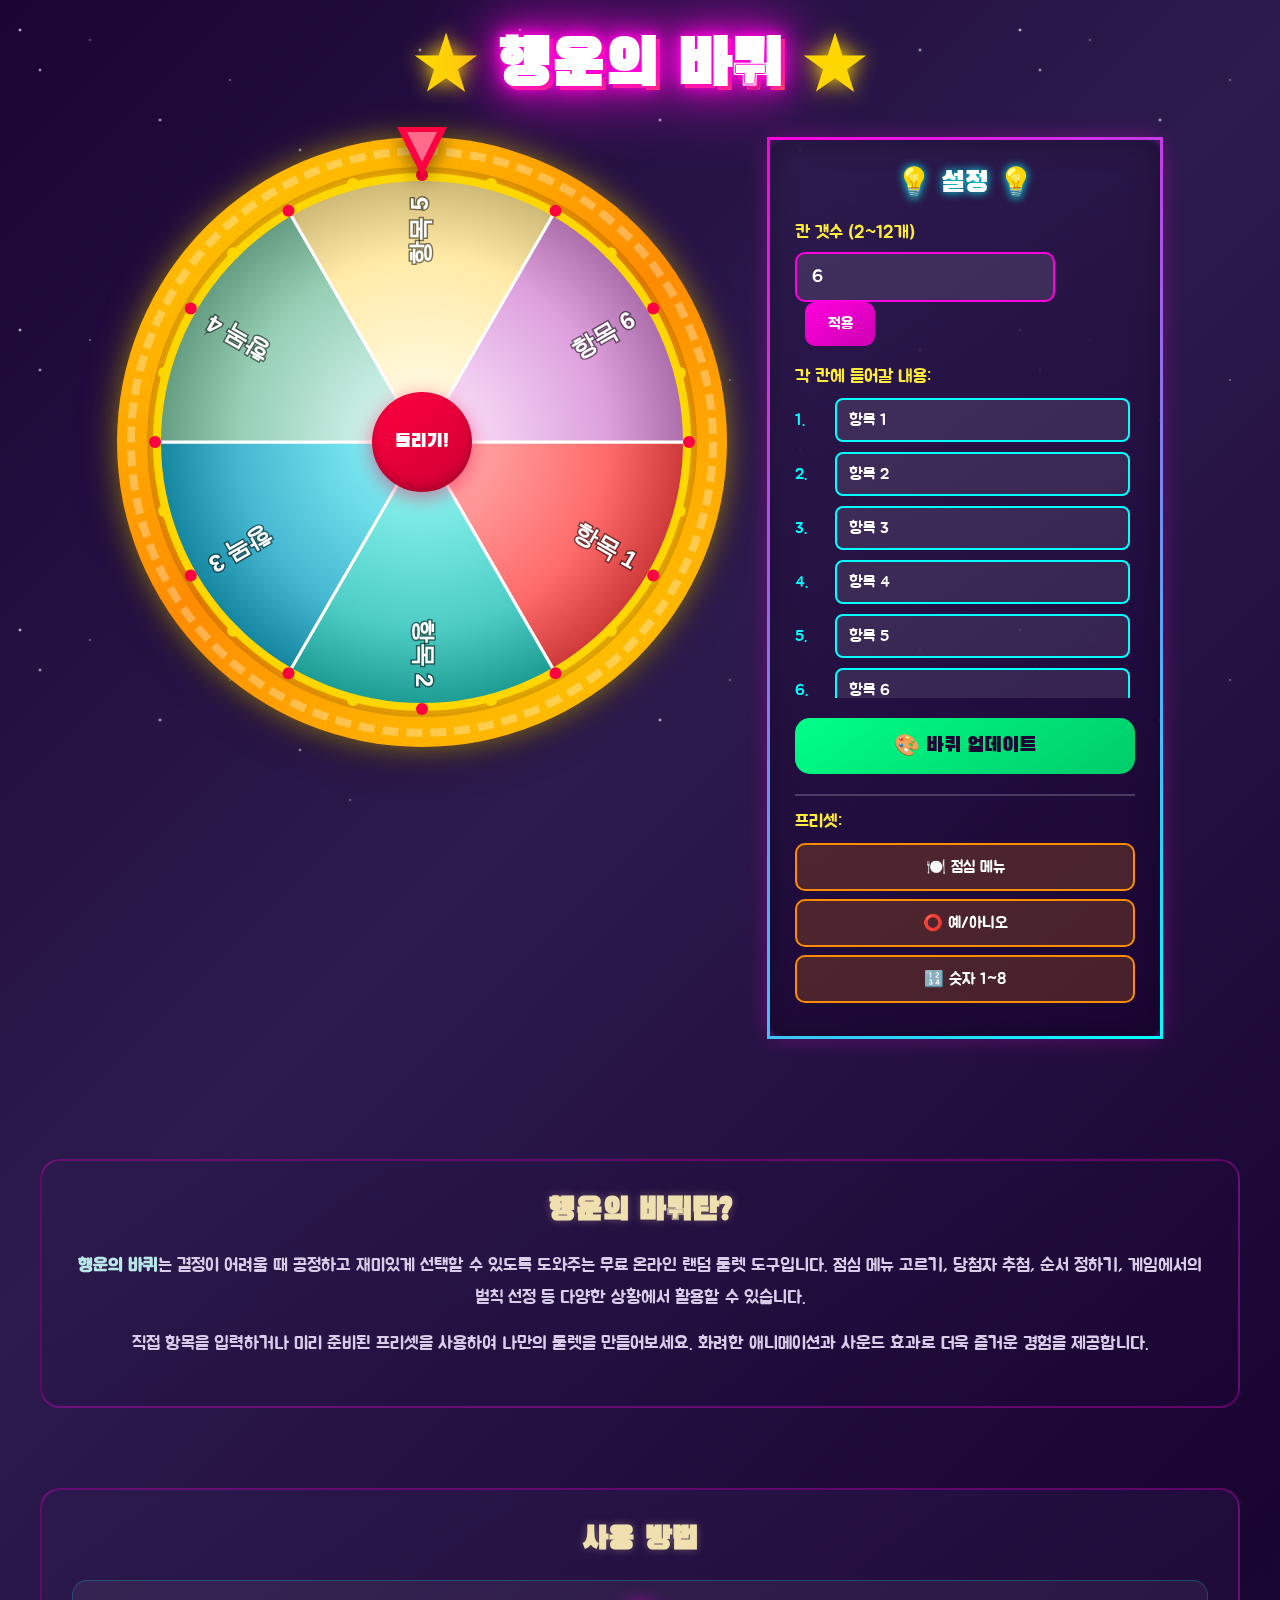
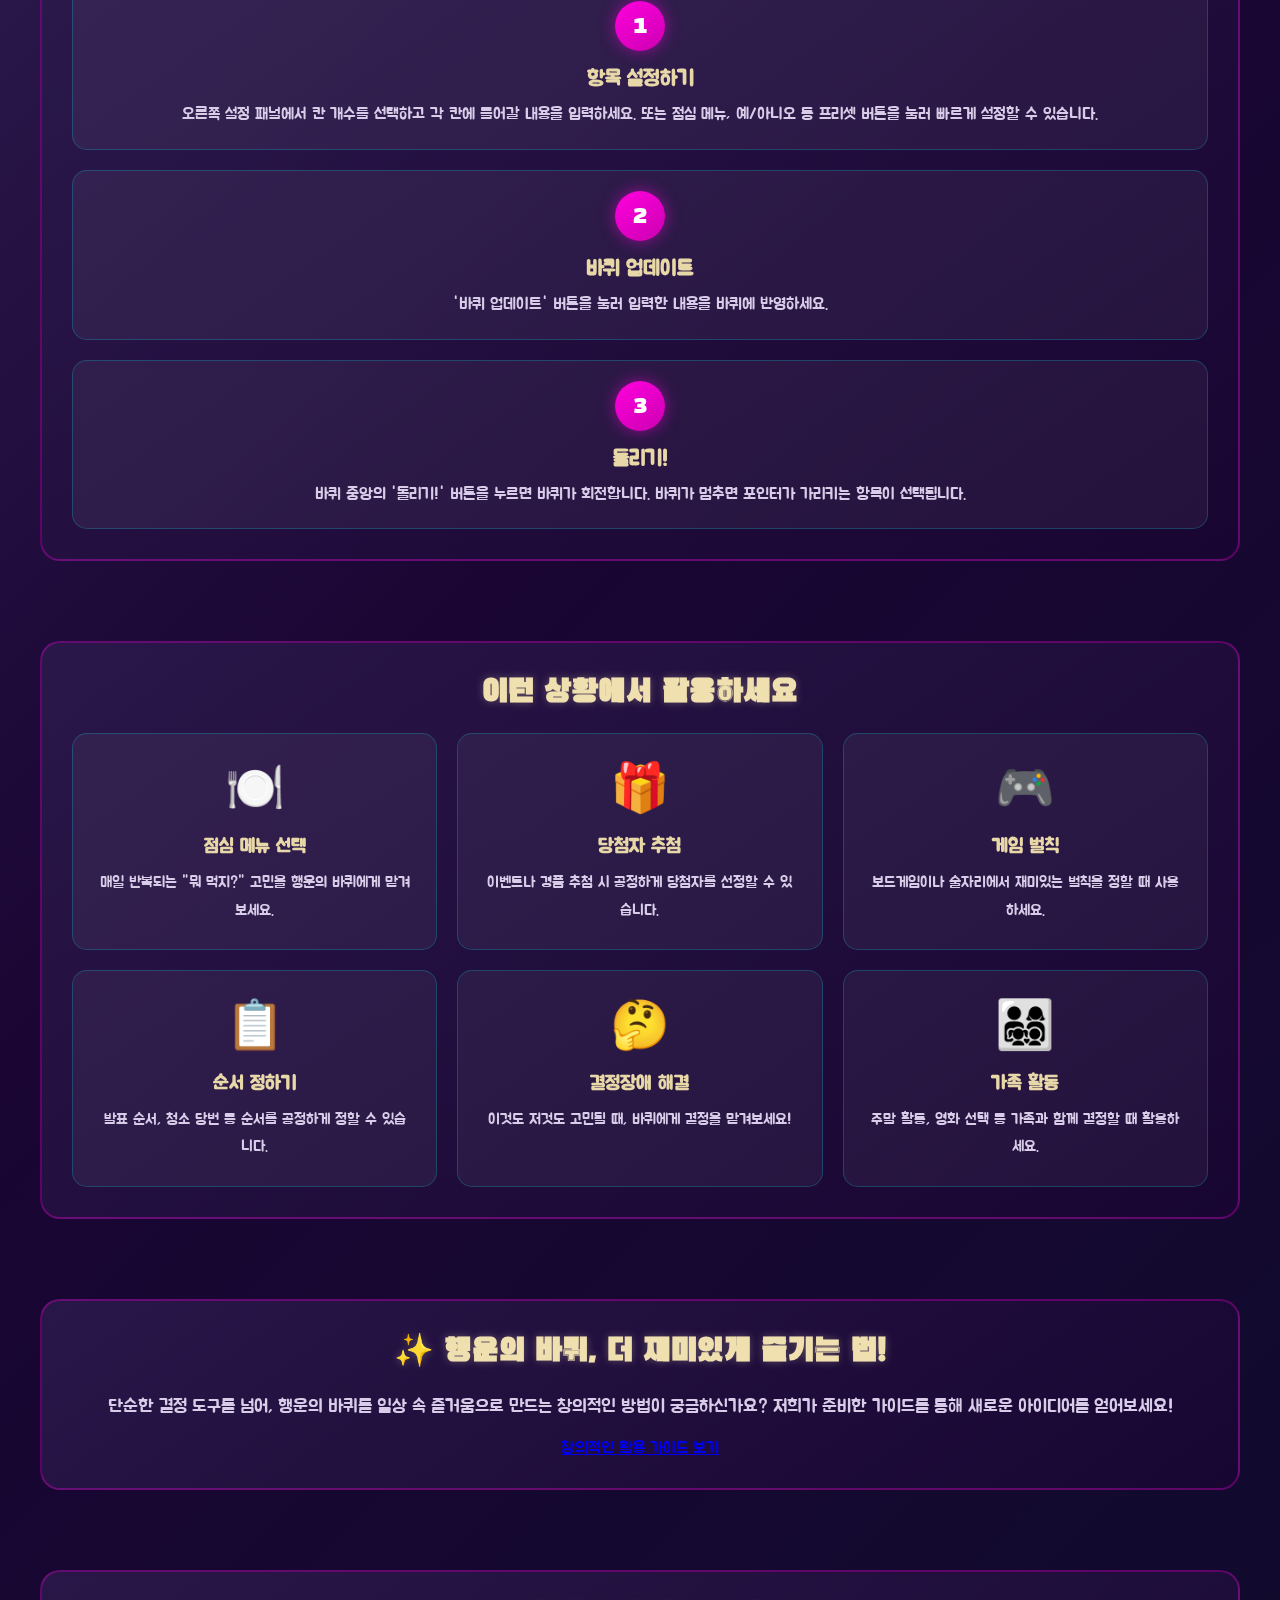
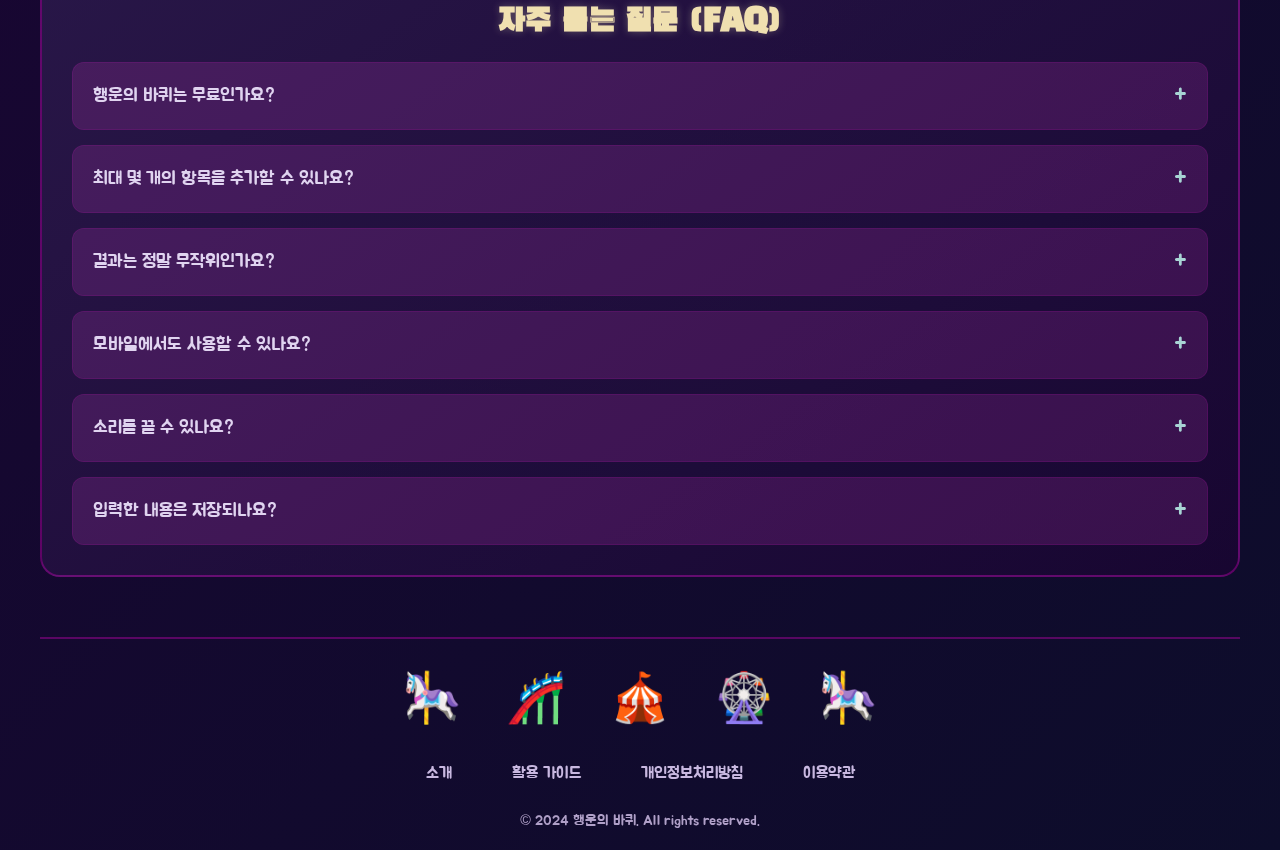
<file: index.html>
<!doctype html>
<html lang="ko">
<head>
  <meta charset="UTF-8" />
  <meta name="viewport" content="width=device-width, initial-scale=1.0" />
  <title>행운의 바퀴 - 무료 온라인 랜덤 룰렛 | 결정장애 해결 도구</title>
  <meta name="description" content="행운의 바퀴는 무료 온라인 랜덤 룰렛 도구입니다. 점심 메뉴 선택, 당첨자 추첨, 순서 정하기 등 결정이 어려울 때 공정하고 재미있게 선택할 수 있습니다. 커스텀 항목 설정 가능!">
  <meta name="keywords" content="행운의 바퀴, 랜덤 룰렛, 돌림판, 결정장애, 점심 메뉴 룰렛, 당첨자 추첨, 무료 룰렛, 온라인 룰렛">
  <meta name="author" content="행운의 바퀴">
  <meta name="robots" content="index, follow">
  <link rel="canonical" href="https://wheeloffortune.web.app/">

  <!-- Open Graph / Facebook -->
  <meta property="og:type" content="website">
  <meta property="og:url" content="https://wheeloffortune.web.app/">
  <meta property="og:title" content="행운의 바퀴 - 무료 온라인 랜덤 룰렛">
  <meta property="og:description" content="결정이 어려울 때! 행운의 바퀴로 공정하고 재미있게 선택하세요. 점심 메뉴, 당첨자 추첨, 순서 정하기 등 다양하게 활용 가능합니다.">
  <meta property="og:image" content="https://wheeloffortune.web.app/og-image.png">

  <!-- Twitter -->
  <meta name="twitter:card" content="summary_large_image">
  <meta name="twitter:url" content="https://wheeloffortune.web.app/">
  <meta name="twitter:title" content="행운의 바퀴 - 무료 온라인 랜덤 룰렛">
  <meta name="twitter:description" content="결정이 어려울 때! 행운의 바퀴로 공정하고 재미있게 선택하세요.">
  <meta name="twitter:image" content="https://wheeloffortune.web.app/og-image.png">

  <link href="https://fonts.googleapis.com/css2?family=Jua&family=Black+Han+Sans&display=swap" rel="stylesheet">
  <link href='/style.css?v=22' rel='stylesheet'>
  <script async src="https://pagead2.googlesyndication.com/pagead/js/adsbygoogle.js?client=ca-pub-3665544522032044"
     crossorigin="anonymous"></script>
</head>
<body>
  <div class="container">
    <h1 class="title">
      <span class="star">★</span>
      행운의 바퀴
      <span class="star">★</span>
    </h1>

    <div class="main-content">
      <div class="wheel-section">
        <div class="wheel-frame">
          <div class="pointer"></div>
          <canvas id="wheel" width="550" height="550"></canvas>
          <button id="spin-btn" class="spin-btn">
            <span>돌리기!</span>
          </button>
        </div>
        <div id="result" class="result"></div>
      </div>

      <div class="control-panel">
        <div class="panel-header">
          <span class="bulb">💡</span>
          설정
          <span class="bulb">💡</span>
        </div>

        <div class="input-group">
          <label for="segment-count">칸 갯수 (2~12개)</label>
          <input type="number" id="segment-count" min="2" max="12" value="6">
          <button id="apply-count" class="apply-btn">적용</button>
        </div>

        <div class="segments-input" id="segments-container">
          <label>각 칸에 들어갈 내용:</label>
          <div id="segment-inputs"></div>
        </div>

        <button id="update-wheel" class="update-btn">
          <span>🎨</span> 바퀴 업데이트
        </button>

        <div class="preset-section">
          <label>프리셋:</label>
          <button class="preset-btn" data-preset="lunch">🍽️ 점심 메뉴</button>
          <button class="preset-btn" data-preset="yesno">⭕ 예/아니오</button>
          <button class="preset-btn" data-preset="numbers">🔢 숫자 1~8</button>
        </div>
      </div>
    </div>

    <!-- 사이트 소개 섹션 -->
    <section class="info-section" id="about">
      <h2>행운의 바퀴란?</h2>
      <p>
        <strong>행운의 바퀴</strong>는 결정이 어려울 때 공정하고 재미있게 선택할 수 있도록 도와주는
        무료 온라인 랜덤 룰렛 도구입니다. 점심 메뉴 고르기, 당첨자 추첨, 순서 정하기,
        게임에서의 벌칙 선정 등 다양한 상황에서 활용할 수 있습니다.
      </p>
      <p>
        직접 항목을 입력하거나 미리 준비된 프리셋을 사용하여 나만의 룰렛을 만들어보세요.
        화려한 애니메이션과 사운드 효과로 더욱 즐거운 경험을 제공합니다.
      </p>
    </section>

    <!-- 사용 방법 섹션 -->
    <section class="info-section" id="how-to-use">
      <h2>사용 방법</h2>
      <div class="how-to-steps">
        <div class="step">
          <div class="step-number">1</div>
          <div class="step-content">
            <h3>항목 설정하기</h3>
            <p>오른쪽 설정 패널에서 칸 개수를 선택하고 각 칸에 들어갈 내용을 입력하세요.
               또는 점심 메뉴, 예/아니오 등 프리셋 버튼을 눌러 빠르게 설정할 수 있습니다.</p>
          </div>
        </div>
        <div class="step">
          <div class="step-number">2</div>
          <div class="step-content">
            <h3>바퀴 업데이트</h3>
            <p>'바퀴 업데이트' 버튼을 눌러 입력한 내용을 바퀴에 반영하세요.</p>
          </div>
        </div>
        <div class="step">
          <div class="step-number">3</div>
          <div class="step-content">
            <h3>돌리기!</h3>
            <p>바퀴 중앙의 '돌리기!' 버튼을 누르면 바퀴가 회전합니다.
               바퀴가 멈추면 포인터가 가리키는 항목이 선택됩니다.</p>
          </div>
        </div>
      </div>
    </section>

    <!-- 활용 예시 섹션 -->
    <section class="info-section" id="use-cases">
      <h2>이런 상황에서 활용하세요</h2>
      <div class="use-case-grid">
        <div class="use-case">
          <span class="use-case-icon">🍽️</span>
          <h3>점심 메뉴 선택</h3>
          <p>매일 반복되는 "뭐 먹지?" 고민을 행운의 바퀴에게 맡겨보세요.</p>
        </div>
        <div class="use-case">
          <span class="use-case-icon">🎁</span>
          <h3>당첨자 추첨</h3>
          <p>이벤트나 경품 추첨 시 공정하게 당첨자를 선정할 수 있습니다.</p>
        </div>
        <div class="use-case">
          <span class="use-case-icon">🎮</span>
          <h3>게임 벌칙</h3>
          <p>보드게임이나 술자리에서 재미있는 벌칙을 정할 때 사용하세요.</p>
        </div>
        <div class="use-case">
          <span class="use-case-icon">📋</span>
          <h3>순서 정하기</h3>
          <p>발표 순서, 청소 당번 등 순서를 공정하게 정할 수 있습니다.</p>
        </div>
        <div class="use-case">
          <span class="use-case-icon">🤔</span>
          <h3>결정장애 해결</h3>
          <p>이것도 저것도 고민될 때, 바퀴에게 결정을 맡겨보세요!</p>
        </div>
        <div class="use-case">
          <span class="use-case-icon">👨‍👩‍👧‍👦</span>
          <h3>가족 활동</h3>
          <p>주말 활동, 영화 선택 등 가족과 함께 결정할 때 활용하세요.</p>
        </div>
      </div>
    </section>

    <!-- 활용 가이드 섹션 -->
    <section class="info-section" id="creative-guide">
      <h2>✨ 행운의 바퀴, 더 재미있게 즐기는 법!</h2>
      <p>
        단순한 결정 도구를 넘어, 행운의 바퀴를 일상 속 즐거움으로 만드는 창의적인 방법이 궁금하신가요?
        저희가 준비한 가이드를 통해 새로운 아이디어를 얻어보세요!
      </p>
      <a href="/guide.html" class="cta-button">창의적인 활용 가이드 보기</a>
    </section>

    <!-- FAQ 섹션 -->
    <section class="info-section" id="faq">
      <h2>자주 묻는 질문 (FAQ)</h2>
      <div class="faq-list">
        <details class="faq-item">
          <summary>행운의 바퀴는 무료인가요?</summary>
          <p>네, 행운의 바퀴는 완전히 무료로 제공됩니다. 회원가입이나 로그인 없이 누구나 바로 사용할 수 있습니다.</p>
        </details>
        <details class="faq-item">
          <summary>최대 몇 개의 항목을 추가할 수 있나요?</summary>
          <p>최소 2개에서 최대 12개까지 항목을 추가할 수 있습니다. 적절한 개수로 설정하면 더 잘 보입니다.</p>
        </details>
        <details class="faq-item">
          <summary>결과는 정말 무작위인가요?</summary>
          <p>네, 바퀴의 회전은 JavaScript의 난수 생성을 기반으로 하여 매번 다른 결과가 나옵니다. 특정 항목이 유리하거나 불리하지 않습니다.</p>
        </details>
        <details class="faq-item">
          <summary>모바일에서도 사용할 수 있나요?</summary>
          <p>네, 행운의 바퀴는 반응형 디자인으로 제작되어 스마트폰, 태블릿, PC 등 모든 기기에서 사용할 수 있습니다.</p>
        </details>
        <details class="faq-item">
          <summary>소리를 끌 수 있나요?</summary>
          <p>현재 버전에서는 소리 설정 기능이 없지만, 기기의 볼륨을 조절하여 소리를 끄실 수 있습니다.</p>
        </details>
        <details class="faq-item">
          <summary>입력한 내용은 저장되나요?</summary>
          <p>현재 버전에서는 페이지를 새로고침하면 입력한 내용이 초기화됩니다. 추후 저장 기능이 추가될 예정입니다.</p>
        </details>
      </div>
    </section>

    <!-- 푸터 -->
    <footer class="site-footer">
      <div class="footer-decoration">
        <span>🎠</span>
        <span>🎢</span>
        <span>🎪</span>
        <span>🎡</span>
        <span>🎠</span>
      </div>
      <nav class="footer-nav">
        <a href="/about.html">소개</a>
        <a href="/guide.html">활용 가이드</a>
        <a href="/privacy.html">개인정보처리방침</a>
        <a href="/terms.html">이용약관</a>
      </nav>
      <p class="copyright">© 2024 행운의 바퀴. All rights reserved.</p>
    </footer>
  </div>

  <script defer type="text/javascript" src="/main.js"></script>
</body>
</html>
</file>
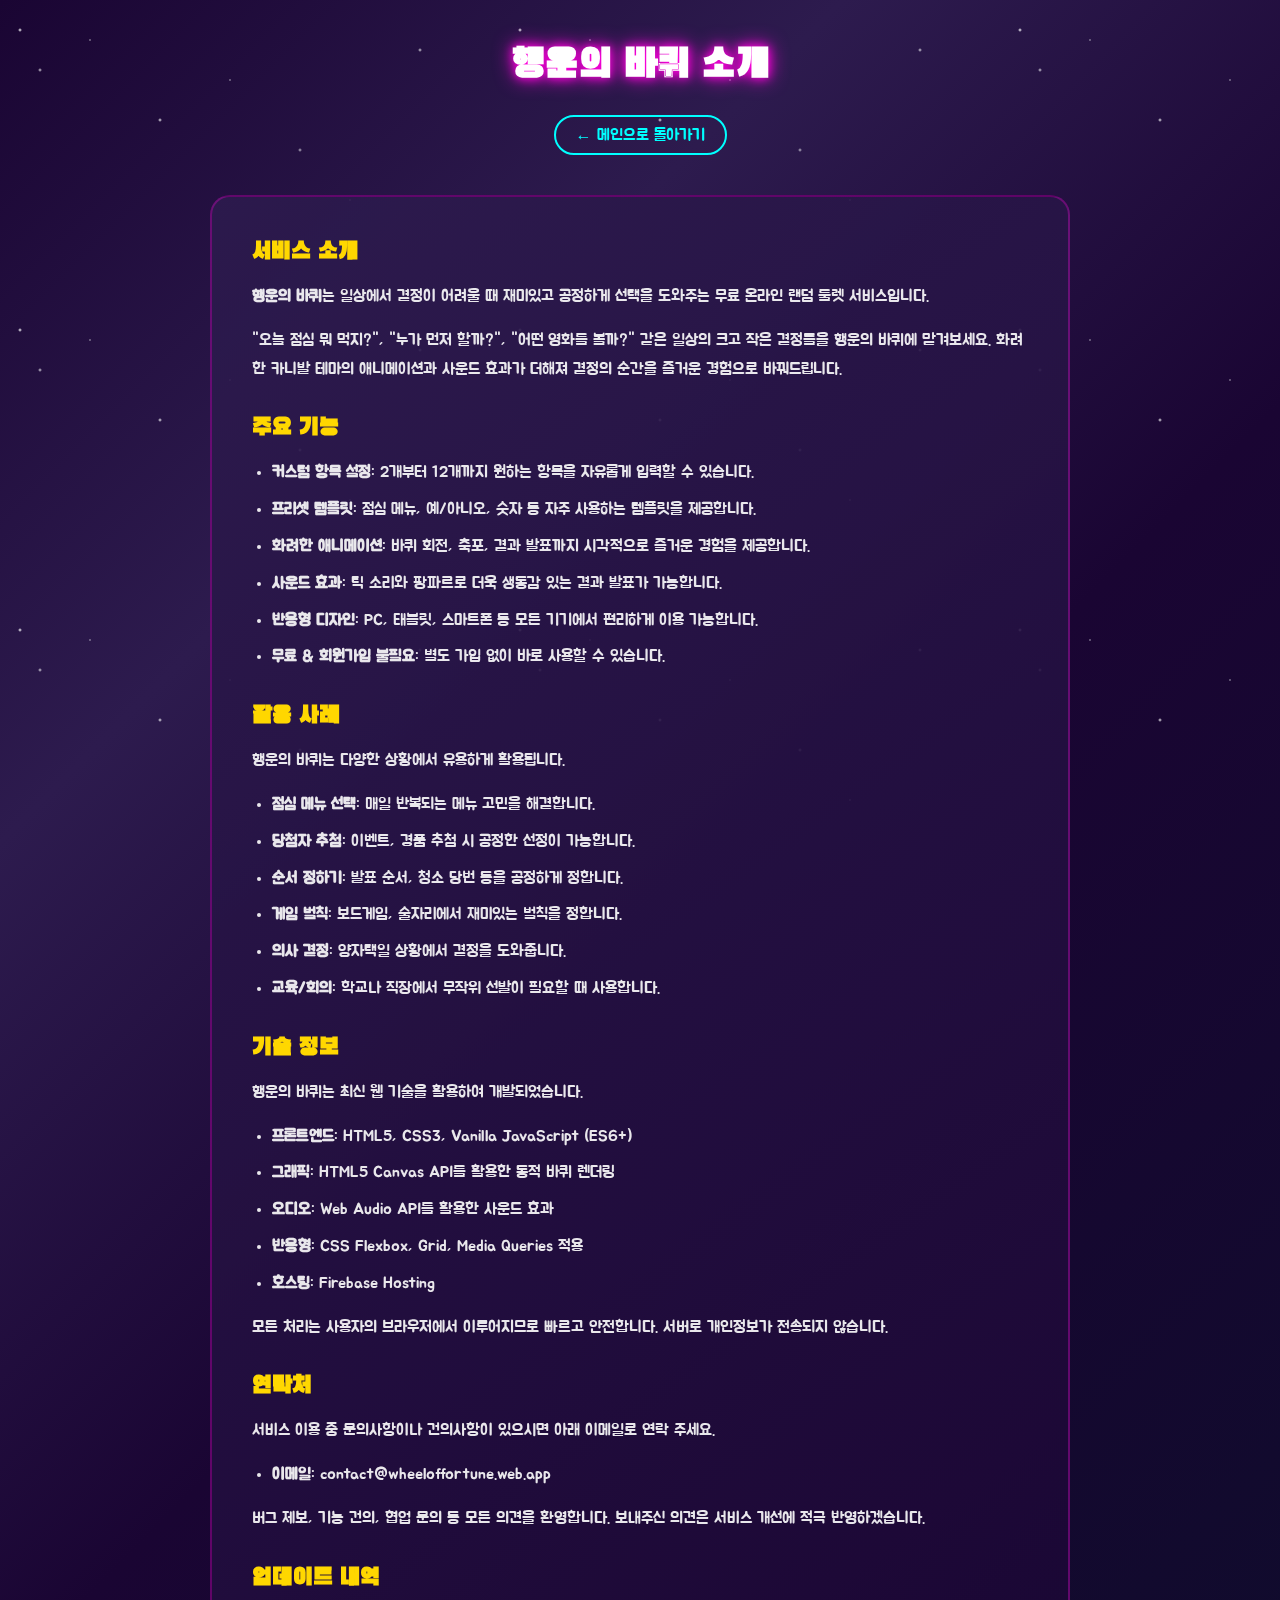
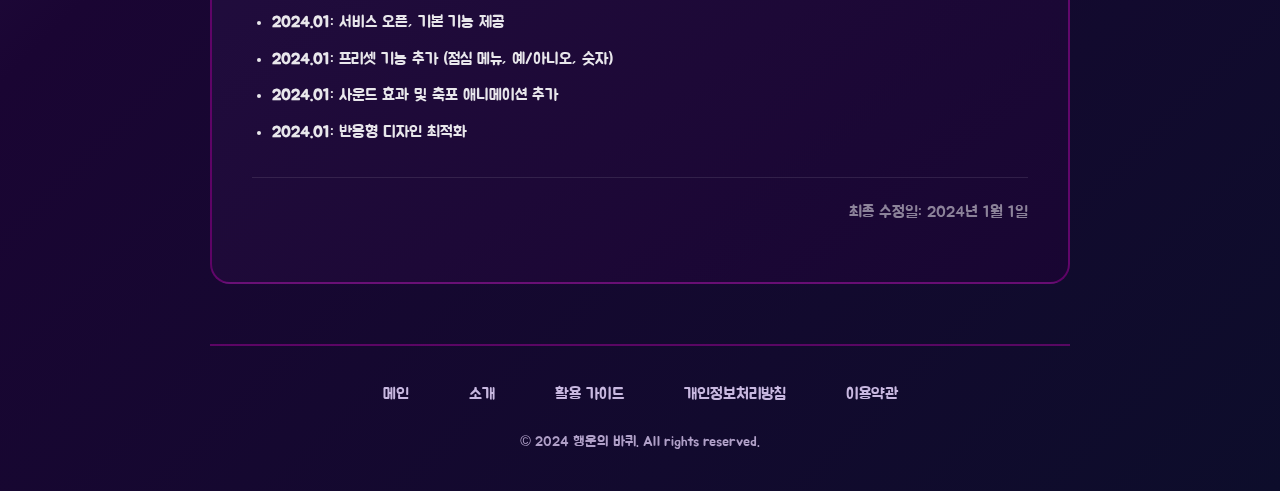
<file: about.html>
<!doctype html>
<html lang="ko">
<head>
  <meta charset="UTF-8" />
  <meta name="viewport" content="width=device-width, initial-scale=1.0" />
  <title>소개 - 행운의 바퀴 | 무료 온라인 랜덤 룰렛</title>
  <meta name="description" content="행운의 바퀴는 결정이 어려울 때 공정하게 선택을 도와주는 무료 온라인 랜덤 룰렛 서비스입니다. 서비스 소개 및 연락처 안내.">
  <meta name="robots" content="index, follow">
  <link rel="canonical" href="https://wheeloffortune.web.app/about.html">
  <link href="https://fonts.googleapis.com/css2?family=Jua&family=Black+Han+Sans&display=swap" rel="stylesheet">
  <link href='/style.css' rel='stylesheet'>
</head>
<body>
  <div class="page-container">
    <header class="page-header">
      <h1>행운의 바퀴 소개</h1>
      <a href="/" class="back-link">← 메인으로 돌아가기</a>
    </header>

    <main class="page-content">
      <h2>서비스 소개</h2>
      <p>
        <strong>행운의 바퀴</strong>는 일상에서 결정이 어려울 때 재미있고 공정하게
        선택을 도와주는 무료 온라인 랜덤 룰렛 서비스입니다.
      </p>
      <p>
        "오늘 점심 뭐 먹지?", "누가 먼저 할까?", "어떤 영화를 볼까?" 같은
        일상의 크고 작은 결정들을 행운의 바퀴에 맡겨보세요.
        화려한 카니발 테마의 애니메이션과 사운드 효과가 더해져
        결정의 순간을 즐거운 경험으로 바꿔드립니다.
      </p>

      <h2>주요 기능</h2>
      <ul>
        <li><strong>커스텀 항목 설정</strong>: 2개부터 12개까지 원하는 항목을 자유롭게 입력할 수 있습니다.</li>
        <li><strong>프리셋 템플릿</strong>: 점심 메뉴, 예/아니오, 숫자 등 자주 사용하는 템플릿을 제공합니다.</li>
        <li><strong>화려한 애니메이션</strong>: 바퀴 회전, 축포, 결과 발표까지 시각적으로 즐거운 경험을 제공합니다.</li>
        <li><strong>사운드 효과</strong>: 틱 소리와 팡파르로 더욱 생동감 있는 결과 발표가 가능합니다.</li>
        <li><strong>반응형 디자인</strong>: PC, 태블릿, 스마트폰 등 모든 기기에서 편리하게 이용 가능합니다.</li>
        <li><strong>무료 & 회원가입 불필요</strong>: 별도 가입 없이 바로 사용할 수 있습니다.</li>
      </ul>

      <h2>활용 사례</h2>
      <p>행운의 바퀴는 다양한 상황에서 유용하게 활용됩니다.</p>
      <ul>
        <li><strong>점심 메뉴 선택</strong>: 매일 반복되는 메뉴 고민을 해결합니다.</li>
        <li><strong>당첨자 추첨</strong>: 이벤트, 경품 추첨 시 공정한 선정이 가능합니다.</li>
        <li><strong>순서 정하기</strong>: 발표 순서, 청소 당번 등을 공정하게 정합니다.</li>
        <li><strong>게임 벌칙</strong>: 보드게임, 술자리에서 재미있는 벌칙을 정합니다.</li>
        <li><strong>의사 결정</strong>: 양자택일 상황에서 결정을 도와줍니다.</li>
        <li><strong>교육/회의</strong>: 학교나 직장에서 무작위 선발이 필요할 때 사용합니다.</li>
      </ul>

      <h2>기술 정보</h2>
      <p>
        행운의 바퀴는 최신 웹 기술을 활용하여 개발되었습니다.
      </p>
      <ul>
        <li><strong>프론트엔드</strong>: HTML5, CSS3, Vanilla JavaScript (ES6+)</li>
        <li><strong>그래픽</strong>: HTML5 Canvas API를 활용한 동적 바퀴 렌더링</li>
        <li><strong>오디오</strong>: Web Audio API를 활용한 사운드 효과</li>
        <li><strong>반응형</strong>: CSS Flexbox, Grid, Media Queries 적용</li>
        <li><strong>호스팅</strong>: Firebase Hosting</li>
      </ul>
      <p>
        모든 처리는 사용자의 브라우저에서 이루어지므로 빠르고 안전합니다.
        서버로 개인정보가 전송되지 않습니다.
      </p>

      <h2>연락처</h2>
      <p>
        서비스 이용 중 문의사항이나 건의사항이 있으시면 아래 이메일로 연락 주세요.
      </p>
      <ul>
        <li><strong>이메일</strong>: contact@wheeloffortune.web.app</li>
      </ul>
      <p>
        버그 제보, 기능 건의, 협업 문의 등 모든 의견을 환영합니다.
        보내주신 의견은 서비스 개선에 적극 반영하겠습니다.
      </p>

      <h2>업데이트 내역</h2>
      <ul>
        <li><strong>2024.01</strong>: 서비스 오픈, 기본 기능 제공</li>
        <li><strong>2024.01</strong>: 프리셋 기능 추가 (점심 메뉴, 예/아니오, 숫자)</li>
        <li><strong>2024.01</strong>: 사운드 효과 및 축포 애니메이션 추가</li>
        <li><strong>2024.01</strong>: 반응형 디자인 최적화</li>
      </ul>

      <p class="last-updated">최종 수정일: 2024년 1월 1일</p>
    </main>

    <footer class="site-footer">
      <nav class="footer-nav">
        <a href="/">메인</a>
        <a href="/about.html">소개</a>
        <a href="/guide.html">활용 가이드</a>
        <a href="/privacy.html">개인정보처리방침</a>
        <a href="/terms.html">이용약관</a>
      </nav>
      <p class="copyright">© 2024 행운의 바퀴. All rights reserved.</p>
    </footer>
  </div>
</body>
</html>
</file>
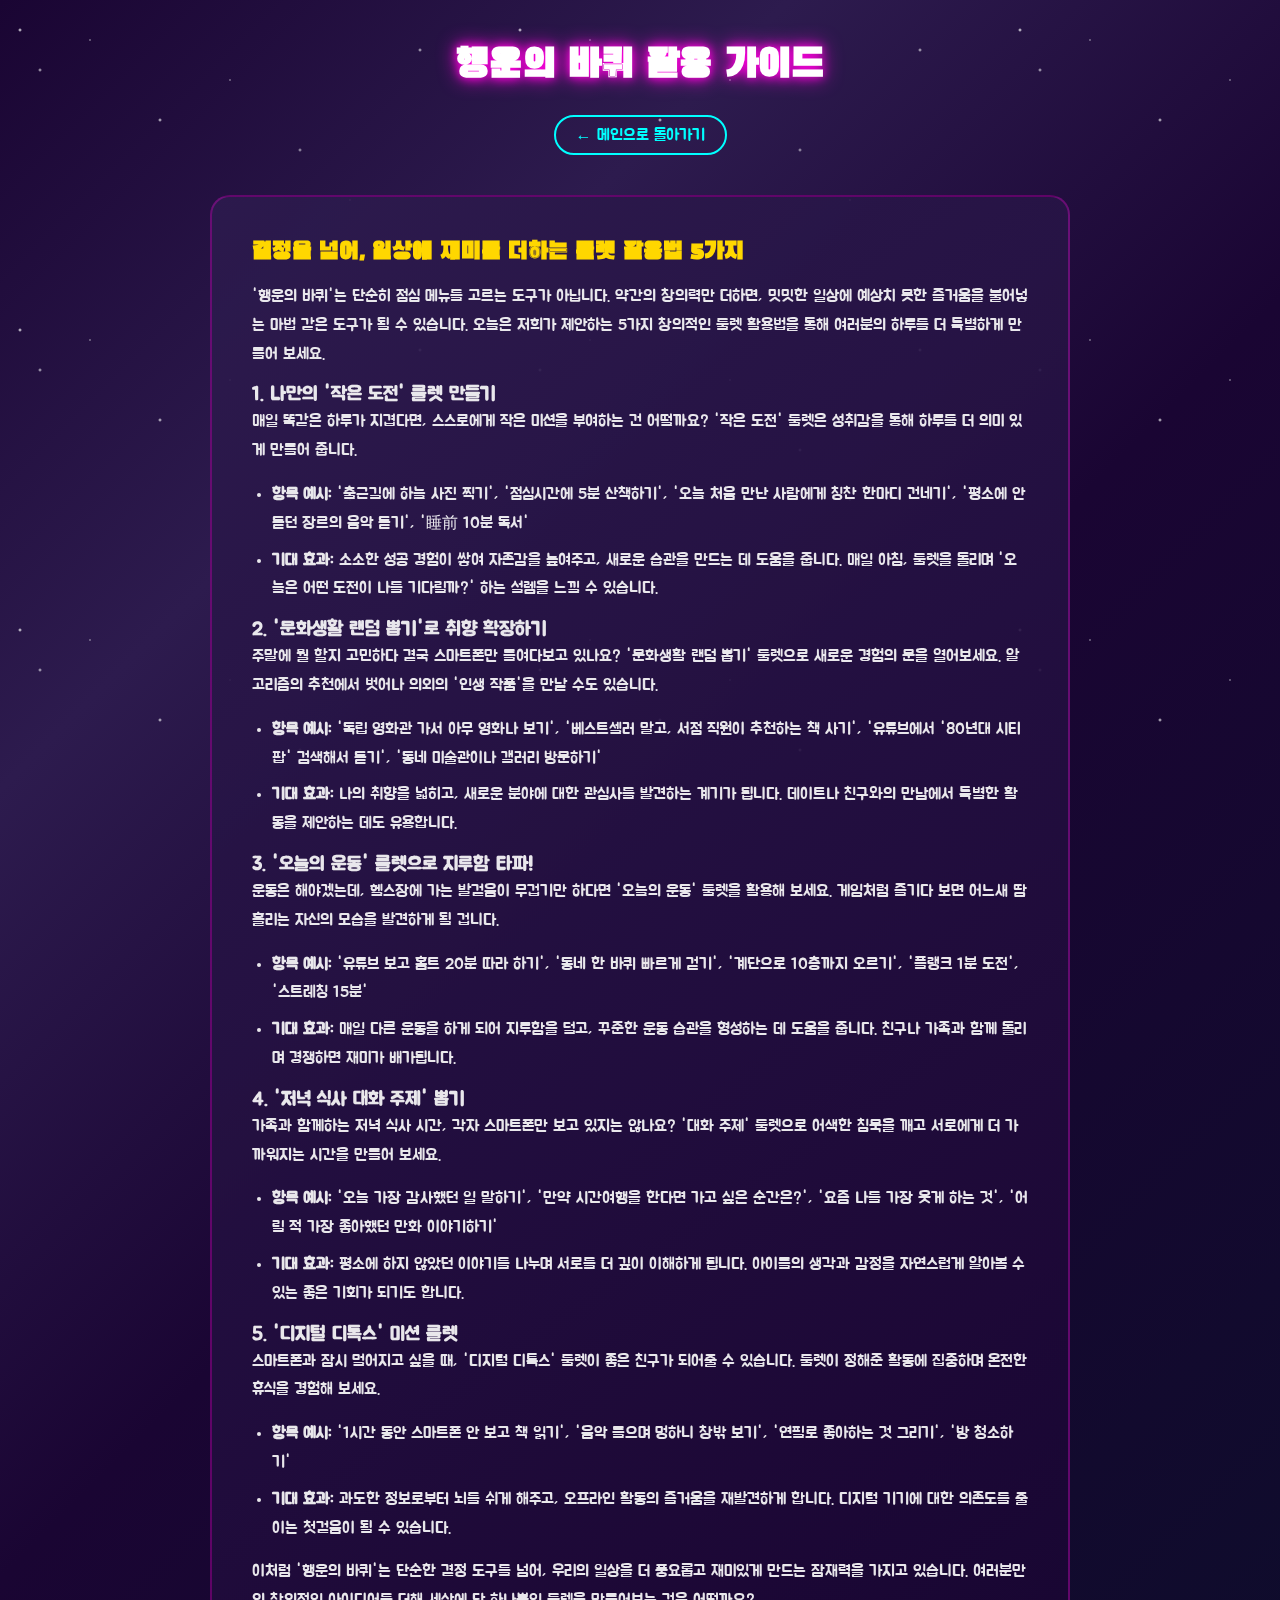
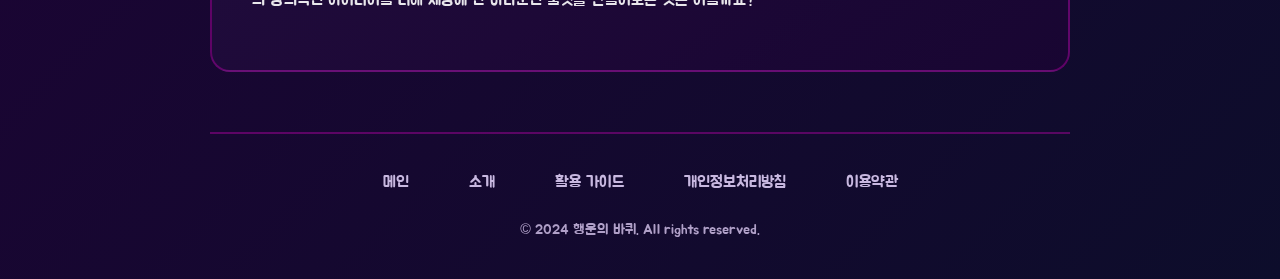
<file: guide.html>
<!doctype html>
<html lang="ko">
<head>
  <meta charset="UTF-8" />
  <meta name="viewport" content="width=device-width, initial-scale=1.0" />
  <title>활용 가이드 - 행운의 바퀴 | 결정을 더 재미있게 만드는 창의적인 방법</title>
  <meta name="description" content="랜덤 룰렛을 일상에서 창의적으로 활용하는 5가지 방법을 알아보세요. 단순한 결정을 넘어, 행운의 바퀴로 소소한 즐거움을 더할 수 있습니다.">
  <meta name="robots" content="index, follow">
  <link rel="canonical" href="https://wheeloffortune.web.app/guide.html">
  <link href="https://fonts.googleapis.com/css2?family=Jua&family=Black+Han+Sans&display=swap" rel="stylesheet">
  <link href='/style.css' rel='stylesheet'>
</head>
<body>
  <div class="page-container">
    <header class="page-header">
      <h1>행운의 바퀴 활용 가이드</h1>
      <a href="/" class="back-link">← 메인으로 돌아가기</a>
    </header>

    <main class="page-content">
      <article>
        <h2>결정을 넘어, 일상에 재미를 더하는 룰렛 활용법 5가지</h2>
        <p class="article-intro">
          '행운의 바퀴'는 단순히 점심 메뉴를 고르는 도구가 아닙니다. 약간의 창의력만 더하면, 밋밋한 일상에 예상치 못한 즐거움을 불어넣는 마법 같은 도구가 될 수 있습니다. 오늘은 저희가 제안하는 5가지 창의적인 룰렛 활용법을 통해 여러분의 하루를 더 특별하게 만들어 보세요.
        </p>

        <section class="article-section">
          <h3>1. 나만의 '작은 도전' 룰렛 만들기</h3>
          <p>
            매일 똑같은 하루가 지겹다면, 스스로에게 작은 미션을 부여하는 건 어떨까요? '작은 도전' 룰렛은 성취감을 통해 하루를 더 의미 있게 만들어 줍니다.
          </p>
          <ul>
            <li><strong>항목 예시:</strong> '출근길에 하늘 사진 찍기', '점심시간에 5분 산책하기', '오늘 처음 만난 사람에게 칭찬 한마디 건네기', '평소에 안 듣던 장르의 음악 듣기', '睡前 10분 독서'</li>
            <li><strong>기대 효과:</strong> 소소한 성공 경험이 쌓여 자존감을 높여주고, 새로운 습관을 만드는 데 도움을 줍니다. 매일 아침, 룰렛을 돌리며 '오늘은 어떤 도전이 나를 기다릴까?' 하는 설렘을 느낄 수 있습니다.</li>
          </ul>
        </section>

        <section class="article-section">
          <h3>2. '문화생활 랜덤 뽑기'로 취향 확장하기</h3>
          <p>
            주말에 뭘 할지 고민하다 결국 스마트폰만 들여다보고 있나요? '문화생활 랜덤 뽑기' 룰렛으로 새로운 경험의 문을 열어보세요. 알고리즘의 추천에서 벗어나 의외의 '인생 작품'을 만날 수도 있습니다.
          </p>
          <ul>
            <li><strong>항목 예시:</strong> '독립 영화관 가서 아무 영화나 보기', '베스트셀러 말고, 서점 직원이 추천하는 책 사기', '유튜브에서 '80년대 시티팝' 검색해서 듣기', '동네 미술관이나 갤러리 방문하기'</li>
            <li><strong>기대 효과:</strong> 나의 취향을 넓히고, 새로운 분야에 대한 관심사를 발견하는 계기가 됩니다. 데이트나 친구와의 만남에서 특별한 활동을 제안하는 데도 유용합니다.</li>
          </ul>
        </section>

        <section class="article-section">
          <h3>3. '오늘의 운동' 룰렛으로 지루함 타파!</h3>
          <p>
            운동은 해야겠는데, 헬스장에 가는 발걸음이 무겁기만 하다면 '오늘의 운동' 룰렛을 활용해 보세요. 게임처럼 즐기다 보면 어느새 땀 흘리는 자신의 모습을 발견하게 될 겁니다.
          </p>
          <ul>
            <li><strong>항목 예시:</strong> '유튜브 보고 홈트 20분 따라 하기', '동네 한 바퀴 빠르게 걷기', '계단으로 10층까지 오르기', '플랭크 1분 도전', '스트레칭 15분'</li>
            <li><strong>기대 효과:</strong> 매일 다른 운동을 하게 되어 지루함을 덜고, 꾸준한 운동 습관을 형성하는 데 도움을 줍니다. 친구나 가족과 함께 돌리며 경쟁하면 재미가 배가됩니다.</li>
          </ul>
        </section>

        <section class="article-section">
          <h3>4. '저녁 식사 대화 주제' 뽑기</h3>
          <p>
            가족과 함께하는 저녁 식사 시간, 각자 스마트폰만 보고 있지는 않나요? '대화 주제' 룰렛으로 어색한 침묵을 깨고 서로에게 더 가까워지는 시간을 만들어 보세요.
          </p>
          <ul>
            <li><strong>항목 예시:</strong> '오늘 가장 감사했던 일 말하기', '만약 시간여행을 한다면 가고 싶은 순간은?', '요즘 나를 가장 웃게 하는 것', '어릴 적 가장 좋아했던 만화 이야기하기'</li>
            <li><strong>기대 효과:</strong> 평소에 하지 않았던 이야기를 나누며 서로를 더 깊이 이해하게 됩니다. 아이들의 생각과 감정을 자연스럽게 알아볼 수 있는 좋은 기회가 되기도 합니다.</li>
          </ul>
        </section>

        <section class="article-section">
          <h3>5. '디지털 디톡스' 미션 룰렛</h3>
          <p>
            스마트폰과 잠시 멀어지고 싶을 때, '디지털 디톡스' 룰렛이 좋은 친구가 되어줄 수 있습니다. 룰렛이 정해준 활동에 집중하며 온전한 휴식을 경험해 보세요.
          </p>
          <ul>
            <li><strong>항목 예시:</strong> '1시간 동안 스마트폰 안 보고 책 읽기', '음악 들으며 멍하니 창밖 보기', '연필로 좋아하는 것 그리기', '방 청소하기'</li>
            <li><strong>기대 효과:</strong> 과도한 정보로부터 뇌를 쉬게 해주고, 오프라인 활동의 즐거움을 재발견하게 합니다. 디지털 기기에 대한 의존도를 줄이는 첫걸음이 될 수 있습니다.</li>
          </ul>
        </section>

        <p class="article-conclusion">
          이처럼 '행운의 바퀴'는 단순한 결정 도구를 넘어, 우리의 일상을 더 풍요롭고 재미있게 만드는 잠재력을 가지고 있습니다. 여러분만의 창의적인 아이디어를 더해 세상에 단 하나뿐인 룰렛을 만들어보는 것은 어떨까요?
        </p>
      </article>
    </main>

    <footer class="site-footer">
      <nav class="footer-nav">
        <a href="/">메인</a>
        <a href="/about.html">소개</a>
        <a href="/guide.html">활용 가이드</a>
        <a href="/privacy.html">개인정보처리방침</a>
        <a href="/terms.html">이용약관</a>
      </nav>
      <p class="copyright">© 2024 행운의 바퀴. All rights reserved.</p>
    </footer>
  </div>
</body>
</html>
</file>
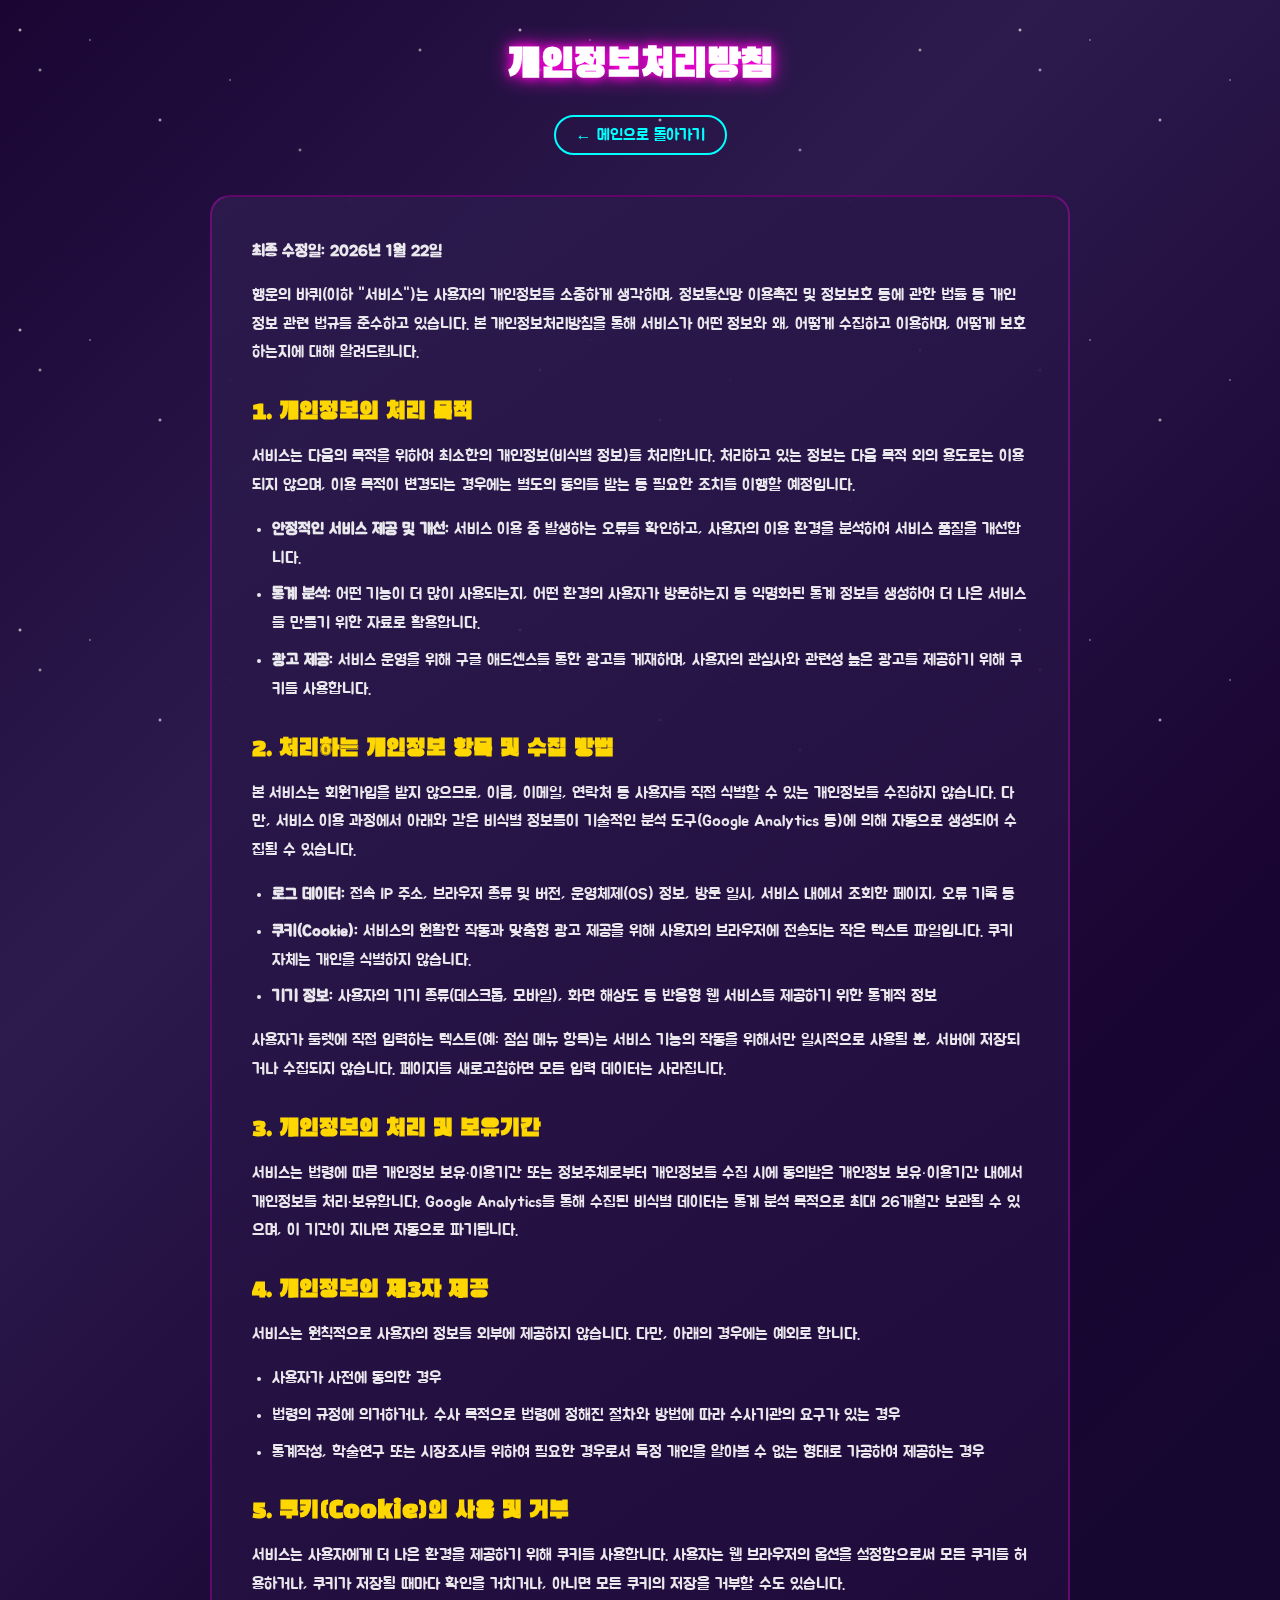
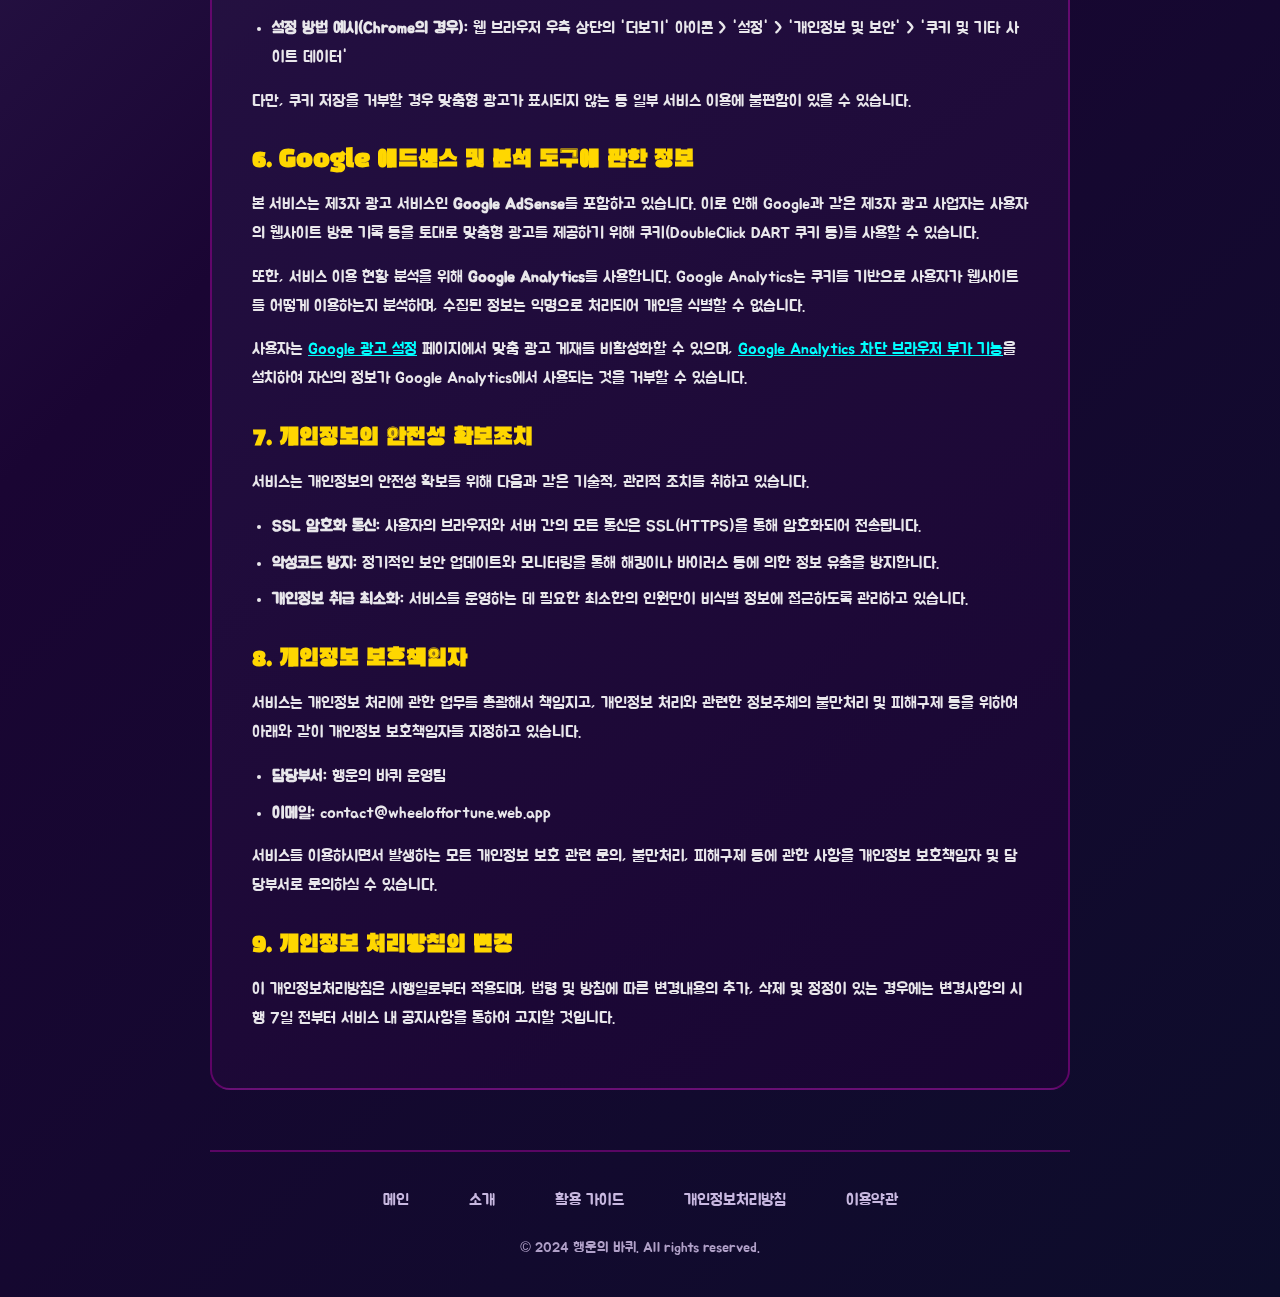
<file: privacy.html>
<!doctype html>
<html lang="ko">
<head>
  <meta charset="UTF-8" />
  <meta name="viewport" content="width=device-width, initial-scale=1.0" />
  <title>개인정보처리방침 - 행운의 바퀴</title>
  <meta name="description" content="행운의 바퀴 서비스의 개인정보처리방침입니다. 사용자의 개인정보를 어떻게 수집, 이용, 보호하는지 안내합니다.">
  <meta name="robots" content="index, follow">
  <link rel="canonical" href="https://wheeloffortune.web.app/privacy.html">
  <link href="https://fonts.googleapis.com/css2?family=Jua&family=Black+Han+Sans&display=swap" rel="stylesheet">
  <link href='/style.css' rel='stylesheet'>
</head>
<body>
  <div class="page-container">
    <header class="page-header">
      <h1>개인정보처리방침</h1>
      <a href="/" class="back-link">← 메인으로 돌아가기</a>
    </header>

    <main class="page-content">
      <p><strong>최종 수정일: 2026년 1월 22일</strong></p>
      <p>
        행운의 바퀴(이하 "서비스")는 사용자의 개인정보를 소중하게 생각하며, 정보통신망 이용촉진 및 정보보호 등에 관한 법률 등 개인정보 관련 법규를 준수하고 있습니다. 본 개인정보처리방침을 통해 서비스가 어떤 정보와 왜, 어떻게 수집하고 이용하며, 어떻게 보호하는지에 대해 알려드립니다.
      </p>

      <h2>1. 개인정보의 처리 목적</h2>
      <p>
        서비스는 다음의 목적을 위하여 최소한의 개인정보(비식별 정보)를 처리합니다. 처리하고 있는 정보는 다음 목적 외의 용도로는 이용되지 않으며, 이용 목적이 변경되는 경우에는 별도의 동의를 받는 등 필요한 조치를 이행할 예정입니다.
      </p>
      <ul>
        <li><strong>안정적인 서비스 제공 및 개선:</strong> 서비스 이용 중 발생하는 오류를 확인하고, 사용자의 이용 환경을 분석하여 서비스 품질을 개선합니다.</li>
        <li><strong>통계 분석:</strong> 어떤 기능이 더 많이 사용되는지, 어떤 환경의 사용자가 방문하는지 등 익명화된 통계 정보를 생성하여 더 나은 서비스를 만들기 위한 자료로 활용합니다.</li>
        <li><strong>광고 제공:</strong> 서비스 운영을 위해 구글 애드센스를 통한 광고를 게재하며, 사용자의 관심사와 관련성 높은 광고를 제공하기 위해 쿠키를 사용합니다.</li>
      </ul>

      <h2>2. 처리하는 개인정보 항목 및 수집 방법</h2>
      <p>
        본 서비스는 회원가입을 받지 않으므로, 이름, 이메일, 연락처 등 사용자를 직접 식별할 수 있는 개인정보를 수집하지 않습니다.
        다만, 서비스 이용 과정에서 아래와 같은 비식별 정보들이 기술적인 분석 도구(Google Analytics 등)에 의해 자동으로 생성되어 수집될 수 있습니다.
      </p>
      <ul>
        <li><strong>로그 데이터:</strong> 접속 IP 주소, 브라우저 종류 및 버전, 운영체제(OS) 정보, 방문 일시, 서비스 내에서 조회한 페이지, 오류 기록 등</li>
        <li><strong>쿠키(Cookie):</strong> 서비스의 원활한 작동과 맞춤형 광고 제공을 위해 사용자의 브라우저에 전송되는 작은 텍스트 파일입니다. 쿠키 자체는 개인을 식별하지 않습니다.</li>
        <li><strong>기기 정보:</strong> 사용자의 기기 종류(데스크톱, 모바일), 화면 해상도 등 반응형 웹 서비스를 제공하기 위한 통계적 정보</li>
      </ul>
      <p>
        사용자가 룰렛에 직접 입력하는 텍스트(예: 점심 메뉴 항목)는 서비스 기능의 작동을 위해서만 일시적으로 사용될 뿐, 서버에 저장되거나 수집되지 않습니다. 페이지를 새로고침하면 모든 입력 데이터는 사라집니다.
      </p>

      <h2>3. 개인정보의 처리 및 보유기간</h2>
      <p>
        서비스는 법령에 따른 개인정보 보유·이용기간 또는 정보주체로부터 개인정보를 수집 시에 동의받은 개인정보 보유·이용기간 내에서 개인정보를 처리·보유합니다.
        Google Analytics를 통해 수집된 비식별 데이터는 통계 분석 목적으로 최대 26개월간 보관될 수 있으며, 이 기간이 지나면 자동으로 파기됩니다.
      </p>

      <h2>4. 개인정보의 제3자 제공</h2>
      <p>
        서비스는 원칙적으로 사용자의 정보를 외부에 제공하지 않습니다. 다만, 아래의 경우에는 예외로 합니다.
      </p>
      <ul>
        <li>사용자가 사전에 동의한 경우</li>
        <li>법령의 규정에 의거하거나, 수사 목적으로 법령에 정해진 절차와 방법에 따라 수사기관의 요구가 있는 경우</li>
        <li>통계작성, 학술연구 또는 시장조사를 위하여 필요한 경우로서 특정 개인을 알아볼 수 없는 형태로 가공하여 제공하는 경우</li>
      </ul>

      <h2>5. 쿠키(Cookie)의 사용 및 거부</h2>
      <p>
        서비스는 사용자에게 더 나은 환경을 제공하기 위해 쿠키를 사용합니다. 사용자는 웹 브라우저의 옵션을 설정함으로써 모든 쿠키를 허용하거나, 쿠키가 저장될 때마다 확인을 거치거나, 아니면 모든 쿠키의 저장을 거부할 수도 있습니다.
      </p>
      <ul>
        <li><strong>설정 방법 예시(Chrome의 경우):</strong> 웹 브라우저 우측 상단의 '더보기' 아이콘 > '설정' > '개인정보 및 보안' > '쿠키 및 기타 사이트 데이터'</li>
      </ul>
      <p>
        다만, 쿠키 저장을 거부할 경우 맞춤형 광고가 표시되지 않는 등 일부 서비스 이용에 불편함이 있을 수 있습니다.
      </p>

      <h2>6. Google 애드센스 및 분석 도구에 관한 정보</h2>
      <p>
        본 서비스는 제3자 광고 서비스인 <strong>Google AdSense</strong>를 포함하고 있습니다. 이로 인해 Google과 같은 제3자 광고 사업자는 사용자의 웹사이트 방문 기록 등을 토대로 맞춤형 광고를 제공하기 위해 쿠키(DoubleClick DART 쿠키 등)를 사용할 수 있습니다.
      </p>
      <p>
        또한, 서비스 이용 현황 분석을 위해 <strong>Google Analytics</strong>를 사용합니다. Google Analytics는 쿠키를 기반으로 사용자가 웹사이트를 어떻게 이용하는지 분석하며, 수집된 정보는 익명으로 처리되어 개인을 식별할 수 없습니다.
      </p>
      <p>
        사용자는 <a href="https://www.google.com/settings/ads" target="_blank" rel="noopener noreferrer">Google 광고 설정</a> 페이지에서 맞춤 광고 게재를 비활성화할 수 있으며, <a href="https://tools.google.com/dlpage/gaoptout" target="_blank" rel="noopener noreferrer">Google Analytics 차단 브라우저 부가 기능</a>을 설치하여 자신의 정보가 Google Analytics에서 사용되는 것을 거부할 수 있습니다.
      </p>

      <h2>7. 개인정보의 안전성 확보조치</h2>
      <p>서비스는 개인정보의 안전성 확보를 위해 다음과 같은 기술적, 관리적 조치를 취하고 있습니다.</p>
      <ul>
        <li><strong>SSL 암호화 통신:</strong> 사용자의 브라우저와 서버 간의 모든 통신은 SSL(HTTPS)을 통해 암호화되어 전송됩니다.</li>
        <li><strong>악성코드 방지:</strong> 정기적인 보안 업데이트와 모니터링을 통해 해킹이나 바이러스 등에 의한 정보 유출을 방지합니다.</li>
        <li><strong>개인정보 취급 최소화:</strong> 서비스를 운영하는 데 필요한 최소한의 인원만이 비식별 정보에 접근하도록 관리하고 있습니다.</li>
      </ul>

      <h2>8. 개인정보 보호책임자</h2>
      <p>
        서비스는 개인정보 처리에 관한 업무를 총괄해서 책임지고, 개인정보 처리와 관련한 정보주체의 불만처리 및 피해구제 등을 위하여 아래와 같이 개인정보 보호책임자를 지정하고 있습니다.
      </p>
      <ul>
        <li><strong>담당부서:</strong> 행운의 바퀴 운영팀</li>
        <li><strong>이메일:</strong> contact@wheeloffortune.web.app</li>
      </ul>
      <p>서비스를 이용하시면서 발생하는 모든 개인정보 보호 관련 문의, 불만처리, 피해구제 등에 관한 사항을 개인정보 보호책임자 및 담당부서로 문의하실 수 있습니다.</p>

      <h2>9. 개인정보 처리방침의 변경</h2>
      <p>
        이 개인정보처리방침은 시행일로부터 적용되며, 법령 및 방침에 따른 변경내용의 추가, 삭제 및 정정이 있는 경우에는 변경사항의 시행 7일 전부터 서비스 내 공지사항을 통하여 고지할 것입니다.
      </p>
    </main>

    <footer class="site-footer">
      <nav class="footer-nav">
        <a href="/">메인</a>
        <a href="/about.html">소개</a>
        <a href="/guide.html">활용 가이드</a>
        <a href="/privacy.html">개인정보처리방침</a>
        <a href="/terms.html">이용약관</a>
      </nav>
      <p class="copyright">© 2024 행운의 바퀴. All rights reserved.</p>
    </footer>
  </div>
</body>
</html>
</file>
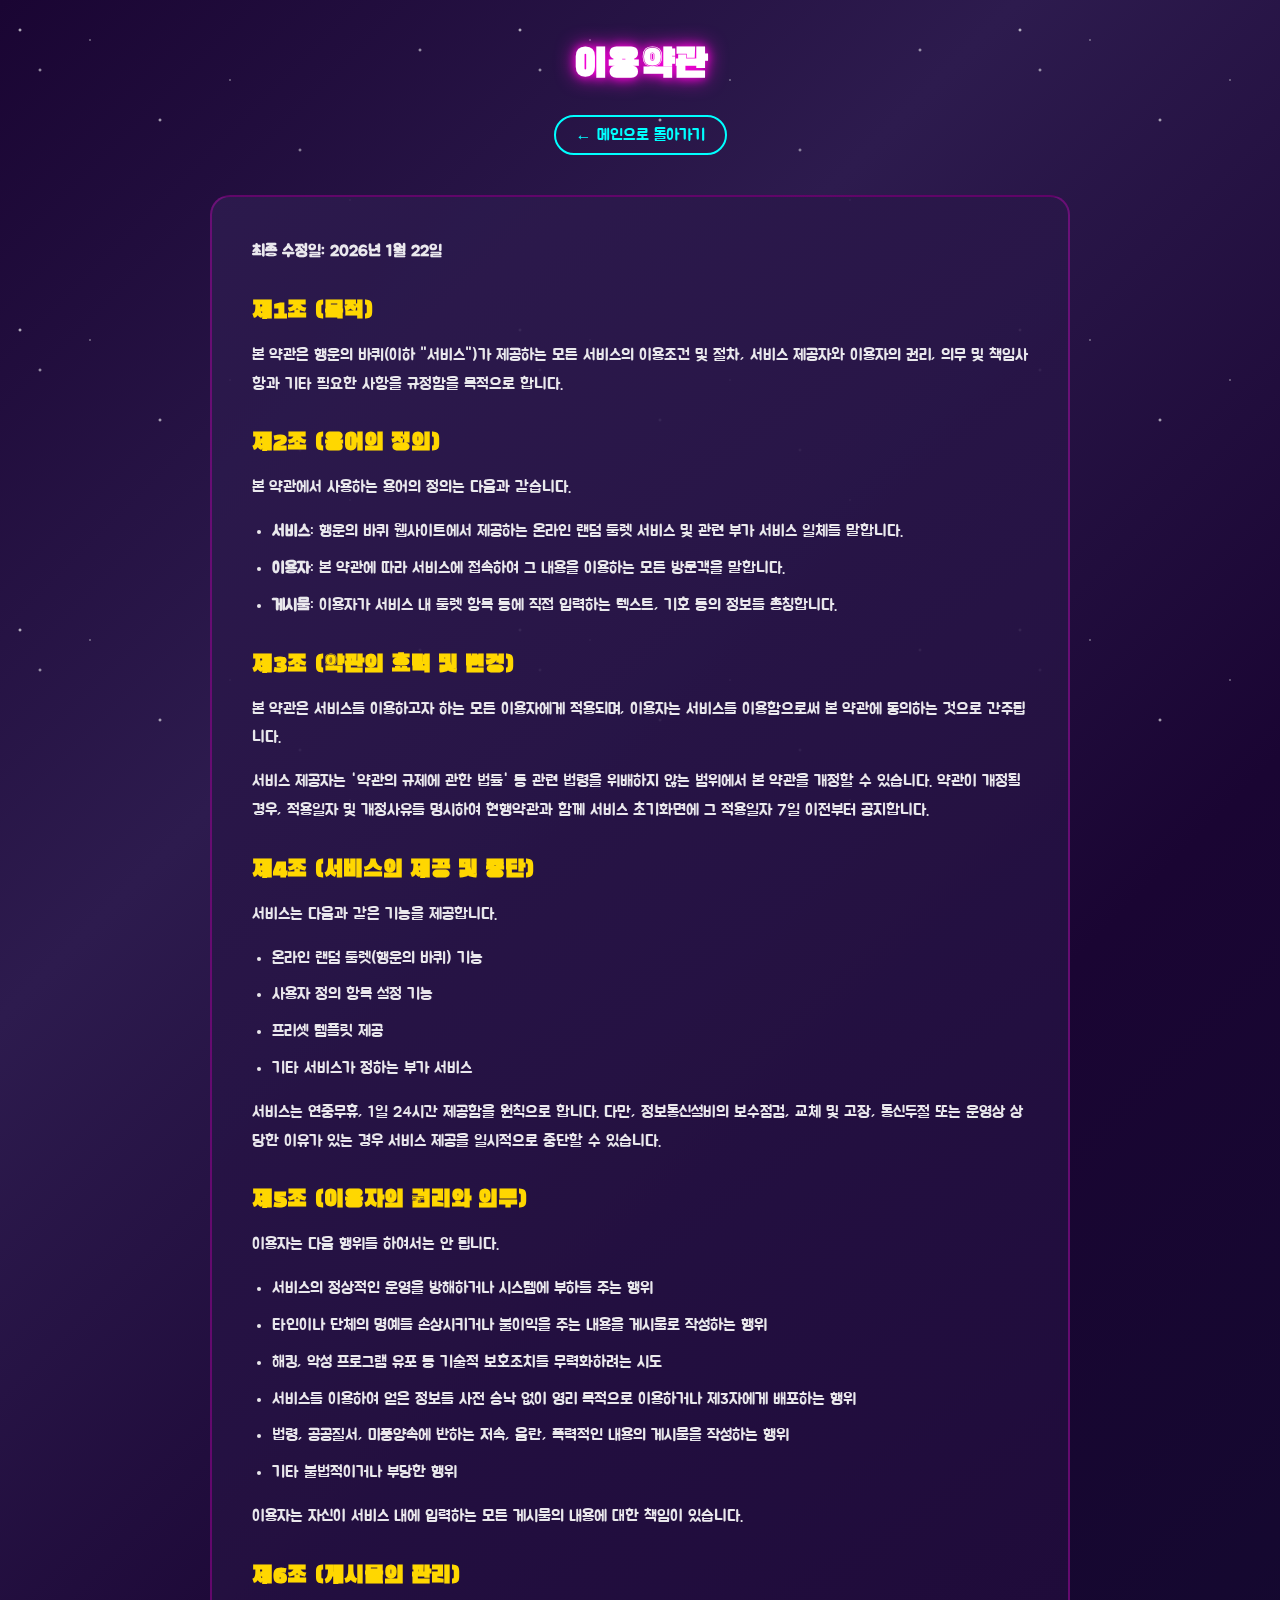
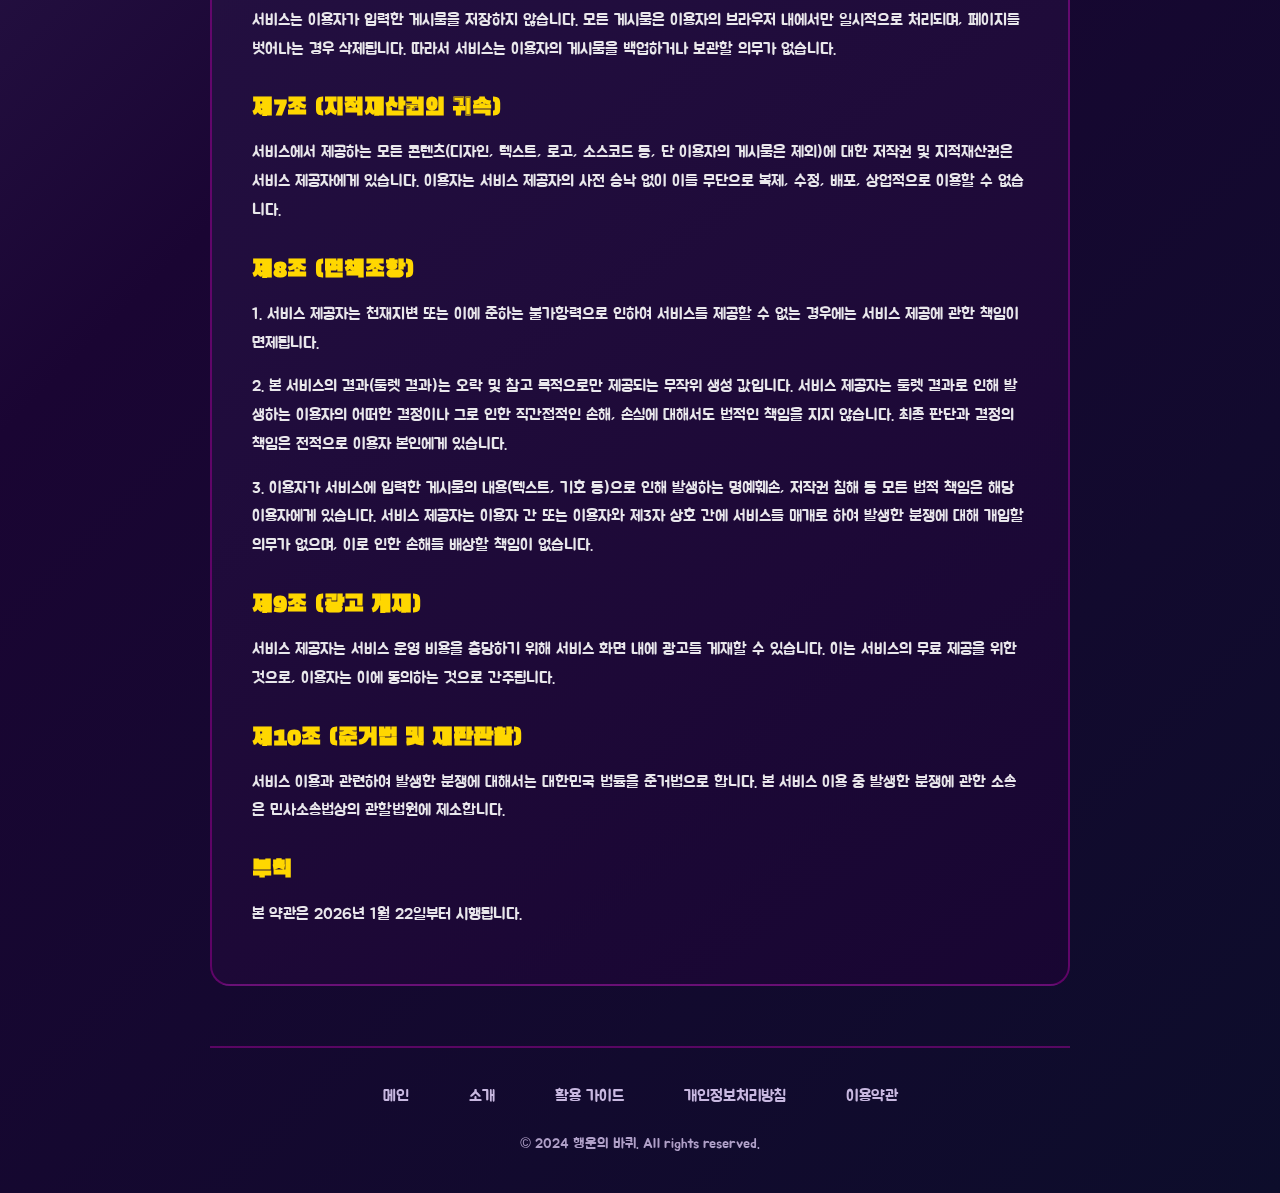
<file: terms.html>
<!doctype html>
<html lang="ko">
<head>
  <meta charset="UTF-8" />
  <meta name="viewport" content="width=device-width, initial-scale=1.0" />
  <title>이용약관 - 행운의 바퀴</title>
  <meta name="description" content="행운의 바퀴 서비스 이용약관입니다. 서비스 이용 전 반드시 확인해 주세요.">
  <meta name="robots" content="index, follow">
  <link rel="canonical" href="https://wheeloffortune.web.app/terms.html">
  <link href="https://fonts.googleapis.com/css2?family=Jua&family=Black+Han+Sans&display=swap" rel="stylesheet">
  <link href='/style.css' rel='stylesheet'>
</head>
<body>
  <div class="page-container">
    <header class="page-header">
      <h1>이용약관</h1>
      <a href="/" class="back-link">← 메인으로 돌아가기</a>
    </header>

    <main class="page-content">
      <p><strong>최종 수정일: 2026년 1월 22일</strong></p>

      <h2>제1조 (목적)</h2>
      <p>
        본 약관은 행운의 바퀴(이하 "서비스")가 제공하는 모든 서비스의 이용조건 및 절차,
        서비스 제공자와 이용자의 권리, 의무 및 책임사항과 기타 필요한 사항을 규정함을 목적으로 합니다.
      </p>

      <h2>제2조 (용어의 정의)</h2>
      <p>본 약관에서 사용하는 용어의 정의는 다음과 같습니다.</p>
      <ul>
        <li><strong>서비스</strong>: 행운의 바퀴 웹사이트에서 제공하는 온라인 랜덤 룰렛 서비스 및 관련 부가 서비스 일체를 말합니다.</li>
        <li><strong>이용자</strong>: 본 약관에 따라 서비스에 접속하여 그 내용을 이용하는 모든 방문객을 말합니다.</li>
        <li><strong>게시물</strong>: 이용자가 서비스 내 룰렛 항목 등에 직접 입력하는 텍스트, 기호 등의 정보를 총칭합니다.</li>
      </ul>

      <h2>제3조 (약관의 효력 및 변경)</h2>
      <p>
        본 약관은 서비스를 이용하고자 하는 모든 이용자에게 적용되며, 이용자는 서비스를 이용함으로써 본 약관에 동의하는 것으로 간주됩니다.
      </p>
      <p>
        서비스 제공자는 '약관의 규제에 관한 법률' 등 관련 법령을 위배하지 않는 범위에서 본 약관을 개정할 수 있습니다.
        약관이 개정될 경우, 적용일자 및 개정사유를 명시하여 현행약관과 함께 서비스 초기화면에 그 적용일자 7일 이전부터 공지합니다.
      </p>

      <h2>제4조 (서비스의 제공 및 중단)</h2>
      <p>서비스는 다음과 같은 기능을 제공합니다.</p>
      <ul>
        <li>온라인 랜덤 룰렛(행운의 바퀴) 기능</li>
        <li>사용자 정의 항목 설정 기능</li>
        <li>프리셋 템플릿 제공</li>
        <li>기타 서비스가 정하는 부가 서비스</li>
      </ul>
      <p>
        서비스는 연중무휴, 1일 24시간 제공함을 원칙으로 합니다. 다만, 정보통신설비의 보수점검, 교체 및 고장, 통신두절 또는 운영상 상당한 이유가 있는 경우 서비스 제공을 일시적으로 중단할 수 있습니다.
      </p>

      <h2>제5조 (이용자의 권리와 의무)</h2>
      <p>이용자는 다음 행위를 하여서는 안 됩니다.</p>
      <ul>
        <li>서비스의 정상적인 운영을 방해하거나 시스템에 부하를 주는 행위</li>
        <li>타인이나 단체의 명예를 손상시키거나 불이익을 주는 내용을 게시물로 작성하는 행위</li>
        <li>해킹, 악성 프로그램 유포 등 기술적 보호조치를 무력화하려는 시도</li>
        <li>서비스를 이용하여 얻은 정보를 사전 승낙 없이 영리 목적으로 이용하거나 제3자에게 배포하는 행위</li>
        <li>법령, 공공질서, 미풍양속에 반하는 저속, 음란, 폭력적인 내용의 게시물을 작성하는 행위</li>
        <li>기타 불법적이거나 부당한 행위</li>
      </ul>
      <p>이용자는 자신이 서비스 내에 입력하는 모든 게시물의 내용에 대한 책임이 있습니다.</p>

      <h2>제6조 (게시물의 관리)</h2>
      <p>
        서비스는 이용자가 입력한 게시물을 저장하지 않습니다. 모든 게시물은 이용자의 브라우저 내에서만 일시적으로 처리되며, 페이지를 벗어나는 경우 삭제됩니다.
        따라서 서비스는 이용자의 게시물을 백업하거나 보관할 의무가 없습니다.
      </p>

      <h2>제7조 (지적재산권의 귀속)</h2>
      <p>
        서비스에서 제공하는 모든 콘텐츠(디자인, 텍스트, 로고, 소스코드 등, 단 이용자의 게시물은 제외)에 대한 저작권 및 지적재산권은 서비스 제공자에게 있습니다.
        이용자는 서비스 제공자의 사전 승낙 없이 이를 무단으로 복제, 수정, 배포, 상업적으로 이용할 수 없습니다.
      </p>

      <h2>제8조 (면책조항)</h2>
      <p>
        1. 서비스 제공자는 천재지변 또는 이에 준하는 불가항력으로 인하여 서비스를 제공할 수 없는 경우에는 서비스 제공에 관한 책임이 면제됩니다.
      </p>
      <p>
        2. 본 서비스의 결과(룰렛 결과)는 오락 및 참고 목적으로만 제공되는 무작위 생성 값입니다. 서비스 제공자는 룰렛 결과로 인해 발생하는 이용자의 어떠한 결정이나 그로 인한 직간접적인 손해, 손실에 대해서도 법적인 책임을 지지 않습니다. 최종 판단과 결정의 책임은 전적으로 이용자 본인에게 있습니다.
      </p>
      <p>
        3. 이용자가 서비스에 입력한 게시물의 내용(텍스트, 기호 등)으로 인해 발생하는 명예훼손, 저작권 침해 등 모든 법적 책임은 해당 이용자에게 있습니다. 서비스 제공자는 이용자 간 또는 이용자와 제3자 상호 간에 서비스를 매개로 하여 발생한 분쟁에 대해 개입할 의무가 없으며, 이로 인한 손해를 배상할 책임이 없습니다.
      </p>

      <h2>제9조 (광고 게재)</h2>
      <p>
        서비스 제공자는 서비스 운영 비용을 충당하기 위해 서비스 화면 내에 광고를 게재할 수 있습니다. 이는 서비스의 무료 제공을 위한 것으로, 이용자는 이에 동의하는 것으로 간주됩니다.
      </p>

      <h2>제10조 (준거법 및 재판관할)</h2>
      <p>
        서비스 이용과 관련하여 발생한 분쟁에 대해서는 대한민국 법률을 준거법으로 합니다.
        본 서비스 이용 중 발생한 분쟁에 관한 소송은 민사소송법상의 관할법원에 제소합니다.
      </p>

      <h2>부칙</h2>
      <p>본 약관은 2026년 1월 22일부터 시행됩니다.</p>
    </main>

    <footer class="site-footer">
      <nav class="footer-nav">
        <a href="/">메인</a>
        <a href="/about.html">소개</a>
        <a href="/guide.html">활용 가이드</a>
        <a href="/privacy.html">개인정보처리방침</a>
        <a href="/terms.html">이용약관</a>
      </nav>
      <p class="copyright">© 2024 행운의 바퀴. All rights reserved.</p>
    </footer>
  </div>
</body>
</html>
</file>
<file: style.css>
* {
  margin: 0;
  padding: 0;
  box-sizing: border-box;
}

html {
  width: 100%;
  overflow-x: hidden;
}

body {
  font-family: 'Jua', sans-serif;
  min-height: 100vh;
  width: 100%;
  background: linear-gradient(135deg, #1a0533 0%, #2d1b4e 25%, #1a0533 50%, #0d0d2b 100%);
  overflow-x: hidden;
  position: relative;
}

/* Animated background stars */
body::before {
  content: '';
  position: fixed;
  top: 0;
  left: 0;
  width: 100%;
  height: 100%;
  background-image:
    radial-gradient(2px 2px at 20px 30px, #fff, transparent),
    radial-gradient(2px 2px at 40px 70px, rgba(255,255,255,0.8), transparent),
    radial-gradient(1px 1px at 90px 40px, #fff, transparent),
    radial-gradient(2px 2px at 160px 120px, rgba(255,255,255,0.9), transparent),
    radial-gradient(1px 1px at 230px 80px, #fff, transparent),
    radial-gradient(2px 2px at 300px 150px, rgba(255,255,255,0.7), transparent),
    radial-gradient(1px 1px at 350px 200px, #fff, transparent),
    radial-gradient(2px 2px at 420px 50px, rgba(255,255,255,0.8), transparent);
  background-size: 500px 300px;
  animation: twinkle 4s infinite;
  pointer-events: none;
  z-index: 0;
}

@keyframes twinkle {
  0%, 100% { opacity: 1; }
  50% { opacity: 0.5; }
}

.container {
  position: relative;
  z-index: 2;
  width: 100%;
  max-width: 1400px;
  margin: 0 auto;
  padding: 20px;
  display: flex;
  flex-direction: column;
  align-items: center;
}

/* Title styling */
.title {
  font-family: 'Black Han Sans', sans-serif;
  font-size: 4rem;
  text-align: center;
  color: #fff;
  text-shadow:
    0 0 10px #ff00de,
    0 0 20px #ff00de,
    0 0 40px #ff00de,
    0 0 80px #ff00de,
    4px 4px 0 #ff6b00;
  margin-bottom: 30px;
  animation: titleGlow 2s ease-in-out infinite;
}

.title .star {
  display: inline-block;
  color: #ffd700;
  animation: starSpin 3s linear infinite;
  text-shadow: 0 0 20px #ffd700;
}

@keyframes titleGlow {
  0%, 100% {
    text-shadow:
      0 0 10px #ff00de,
      0 0 20px #ff00de,
      0 0 40px #ff00de,
      4px 4px 0 #ff6b00;
  }
  50% {
    text-shadow:
      0 0 20px #00ffff,
      0 0 40px #00ffff,
      0 0 60px #00ffff,
      4px 4px 0 #ff6b00;
  }
}

@keyframes starSpin {
  from { transform: rotate(0deg); }
  to { transform: rotate(360deg); }
}

/* Main content layout */
.main-content {
  display: flex;
  gap: 40px;
  justify-content: center;
  align-items: flex-start;
  flex-wrap: wrap;
  width: 100%;
}

/* Wheel section */
.wheel-section {
  display: flex;
  flex-direction: column;
  align-items: center;
}

.wheel-frame {
  position: relative;
  padding: 30px;
  background: linear-gradient(145deg, #ffd700, #ff8c00, #ffd700);
  border-radius: 50%;
  box-shadow:
    0 0 30px rgba(255, 215, 0, 0.5),
    inset 0 0 30px rgba(255, 140, 0, 0.3),
    0 10px 40px rgba(0, 0, 0, 0.4);
  animation: frameGlow 2s ease-in-out infinite;
}

.wheel-frame::before {
  content: '';
  position: absolute;
  top: 10px;
  left: 10px;
  right: 10px;
  bottom: 10px;
  border-radius: 50%;
  border: 8px dashed rgba(255, 255, 255, 0.3);
  animation: rotateBorder 20s linear infinite;
}

@keyframes frameGlow {
  0%, 100% { box-shadow: 0 0 30px rgba(255, 215, 0, 0.5), 0 10px 40px rgba(0, 0, 0, 0.4); }
  50% { box-shadow: 0 0 60px rgba(255, 215, 0, 0.8), 0 10px 40px rgba(0, 0, 0, 0.4); }
}

@keyframes rotateBorder {
  from { transform: rotate(0deg); }
  to { transform: rotate(360deg); }
}

/* Pointer */
.pointer {
  position: absolute;
  top: -10px;
  left: 50%;
  transform: translateX(-50%);
  width: 0;
  height: 0;
  border-left: 25px solid transparent;
  border-right: 25px solid transparent;
  border-top: 50px solid #ff0040;
  z-index: 10;
  filter: drop-shadow(0 5px 10px rgba(0, 0, 0, 0.5));
}

.pointer::after {
  content: '';
  position: absolute;
  top: -45px;
  left: -15px;
  width: 0;
  height: 0;
  border-left: 15px solid transparent;
  border-right: 15px solid transparent;
  border-top: 30px solid #ff6b8a;
}

#wheel {
  display: block;
  border-radius: 50%;
  box-shadow: inset 0 0 30px rgba(0, 0, 0, 0.3);
}

/* Spin button */
.spin-btn {
  position: absolute;
  top: 50%;
  left: 50%;
  transform: translate(-50%, -50%);
  width: 100px;
  height: 100px;
  border-radius: 50%;
  border: none;
  background: linear-gradient(145deg, #ff0040, #cc0033);
  color: white;
  font-family: 'Black Han Sans', sans-serif;
  font-size: 1.2rem;
  cursor: pointer;
  box-shadow:
    0 5px 20px rgba(255, 0, 64, 0.5),
    inset 0 -5px 10px rgba(0, 0, 0, 0.2);
  transition: all 0.3s ease;
  z-index: 5;
}

.spin-btn:hover {
  transform: translate(-50%, -50%) scale(1.1);
  box-shadow:
    0 10px 30px rgba(255, 0, 64, 0.7),
    inset 0 -5px 10px rgba(0, 0, 0, 0.2);
}

.spin-btn:active {
  transform: translate(-50%, -50%) scale(0.95);
}

.spin-btn:disabled {
  background: linear-gradient(145deg, #666, #444);
  cursor: not-allowed;
  box-shadow: none;
}

/* Result display */
.result {
  margin-top: 30px;
  padding: 20px 40px;
  background: linear-gradient(145deg, rgba(255, 215, 0, 0.2), rgba(255, 140, 0, 0.2));
  border: 3px solid #ffd700;
  border-radius: 20px;
  font-size: 2rem;
  color: #fff;
  text-shadow: 0 0 10px rgba(255, 215, 0, 0.8);
  min-height: 80px;
  display: flex;
  align-items: center;
  justify-content: center;
  opacity: 0;
  transform: scale(0.8);
  transition: all 0.5s ease;
}

.result.show {
  opacity: 1;
  transform: scale(1);
  animation: resultPop 0.5s ease;
}

@keyframes resultPop {
  0% { transform: scale(0.5); }
  70% { transform: scale(1.1); }
  100% { transform: scale(1); }
}

/* Control panel */
.control-panel {
  background: linear-gradient(145deg, rgba(45, 27, 78, 0.9), rgba(26, 5, 51, 0.9));
  border: 3px solid;
  border-image: linear-gradient(145deg, #ff00de, #00ffff) 1;
  border-radius: 20px;
  padding: 25px;
  min-width: 320px;
  box-shadow:
    0 0 20px rgba(255, 0, 222, 0.3),
    inset 0 0 30px rgba(0, 0, 0, 0.3);
}

.panel-header {
  font-family: 'Black Han Sans', sans-serif;
  font-size: 1.8rem;
  color: #fff;
  text-align: center;
  margin-bottom: 20px;
  text-shadow: 0 0 10px #00ffff;
}

.panel-header .bulb {
  animation: bulbBlink 0.5s infinite alternate;
}

@keyframes bulbBlink {
  from { opacity: 1; filter: brightness(1); }
  to { opacity: 0.7; filter: brightness(1.5); }
}

.input-group {
  margin-bottom: 20px;
}

.input-group label {
  display: block;
  color: #ffeb3b;
  margin-bottom: 8px;
  font-size: 1.1rem;
}

.input-group input {
  width: calc(100% - 80px);
  padding: 12px 15px;
  border: 2px solid #ff00de;
  border-radius: 10px;
  background: rgba(255, 255, 255, 0.1);
  color: #fff;
  font-size: 1.1rem;
  font-family: 'Jua', sans-serif;
}

.input-group input:focus {
  outline: none;
  border-color: #00ffff;
  box-shadow: 0 0 15px rgba(0, 255, 255, 0.5);
}

.apply-btn {
  width: 70px;
  padding: 12px;
  border: none;
  border-radius: 10px;
  background: linear-gradient(145deg, #ff00de, #cc00b1);
  color: white;
  font-family: 'Jua', sans-serif;
  font-size: 1rem;
  cursor: pointer;
  margin-left: 10px;
  transition: all 0.3s ease;
}

.apply-btn:hover {
  transform: scale(1.05);
  box-shadow: 0 0 15px rgba(255, 0, 222, 0.5);
}

.segments-input {
  margin-bottom: 20px;
}

.segments-input label {
  display: block;
  color: #ffeb3b;
  margin-bottom: 10px;
  font-size: 1.1rem;
}

#segment-inputs {
  max-height: 300px;
  overflow-y: auto;
  padding-right: 5px;
}

#segment-inputs::-webkit-scrollbar {
  width: 8px;
}

#segment-inputs::-webkit-scrollbar-track {
  background: rgba(255, 255, 255, 0.1);
  border-radius: 4px;
}

#segment-inputs::-webkit-scrollbar-thumb {
  background: linear-gradient(#ff00de, #00ffff);
  border-radius: 4px;
}

.segment-input-row {
  display: flex;
  align-items: center;
  margin-bottom: 10px;
  gap: 10px;
}

.segment-input-row span {
  color: #00ffff;
  font-size: 1rem;
  min-width: 30px;
}

.segment-input-row input {
  flex: 1;
  padding: 10px 12px;
  border: 2px solid #00ffff;
  border-radius: 8px;
  background: rgba(255, 255, 255, 0.1);
  color: #fff;
  font-size: 1rem;
  font-family: 'Jua', sans-serif;
}

.segment-input-row input:focus {
  outline: none;
  border-color: #ff00de;
  box-shadow: 0 0 10px rgba(255, 0, 222, 0.5);
}

.update-btn {
  width: 100%;
  padding: 15px;
  border: none;
  border-radius: 15px;
  background: linear-gradient(145deg, #00ff88, #00cc6a);
  color: #1a0533;
  font-family: 'Black Han Sans', sans-serif;
  font-size: 1.3rem;
  cursor: pointer;
  transition: all 0.3s ease;
  margin-bottom: 20px;
}

.update-btn:hover {
  transform: scale(1.02);
  box-shadow: 0 0 20px rgba(0, 255, 136, 0.5);
}

.preset-section {
  border-top: 2px solid rgba(255, 255, 255, 0.2);
  padding-top: 15px;
}

.preset-section label {
  display: block;
  color: #ffeb3b;
  margin-bottom: 10px;
  font-size: 1.1rem;
}

.preset-btn {
  width: 100%;
  padding: 12px;
  margin-bottom: 8px;
  border: 2px solid #ff8c00;
  border-radius: 10px;
  background: rgba(255, 140, 0, 0.2);
  color: #fff;
  font-family: 'Jua', sans-serif;
  font-size: 1rem;
  cursor: pointer;
  transition: all 0.3s ease;
}

.preset-btn:hover {
  background: rgba(255, 140, 0, 0.4);
  transform: translateX(5px);
  box-shadow: 0 0 15px rgba(255, 140, 0, 0.5);
}

/* Footer decoration */
.footer-decoration {
  text-align: center;
  margin-top: 40px;
  font-size: 3rem;
  animation: bounce 2s ease-in-out infinite;
}

.footer-decoration span {
  display: inline-block;
  margin: 0 15px;
  animation: footerFloat 3s ease-in-out infinite;
}

.footer-decoration span:nth-child(2) { animation-delay: 0.2s; }
.footer-decoration span:nth-child(3) { animation-delay: 0.4s; }
.footer-decoration span:nth-child(4) { animation-delay: 0.6s; }
.footer-decoration span:nth-child(5) { animation-delay: 0.8s; }

@keyframes footerFloat {
  0%, 100% { transform: translateY(0); }
  50% { transform: translateY(-15px); }
}

/* Confetti animation for winning */
@keyframes confetti {
  0% { transform: translateY(-100vh) rotate(0deg); opacity: 1; }
  100% { transform: translateY(100vh) rotate(720deg); opacity: 0; }
}

.confetti {
  position: fixed;
  width: 10px;
  height: 10px;
  top: -10px;
  z-index: 100;
  animation: confetti 3s linear forwards;
}

/* Responsive design */
@media (max-width: 900px) {
  .container {
    padding: 15px;
  }

  .main-content {
    flex-direction: column;
    align-items: center;
    width: 100%;
  }

  .title {
    font-size: 2.5rem;
    width: 100%;
    text-align: center;
  }

  .wheel-section {
    width: 100%;
    align-items: center;
  }

  .wheel-frame {
    padding: 20px;
  }

  #wheel {
    width: 350px;
    height: 350px;
  }

  .spin-btn {
    width: 80px;
    height: 80px;
    font-size: 1rem;
  }

  .control-panel {
    width: 90%;
    max-width: 350px;
    min-width: auto;
    padding: 20px;
  }
}

@media (max-width: 500px) {
  .container {
    padding: 10px;
  }

  .title {
    font-size: 1.8rem;
    width: 100%;
    text-align: center;
  }

  .wheel-frame {
    padding: 15px;
  }

  #wheel {
    width: 260px;
    height: 260px;
  }

  .spin-btn {
    width: 65px;
    height: 65px;
    font-size: 0.85rem;
  }

  .result {
    font-size: 1.3rem;
    padding: 12px 20px;
    width: 90%;
    text-align: center;
  }

  .control-panel {
    width: 95%;
    max-width: 320px;
    min-width: auto;
    padding: 15px;
  }

  .panel-header {
    font-size: 1.5rem;
  }

  .input-group label,
  .segments-input label,
  .preset-section label {
    font-size: 1rem;
  }

  .input-group input {
    width: calc(100% - 70px);
    padding: 10px;
    font-size: 1rem;
  }

  .apply-btn {
    width: 60px;
    padding: 10px;
    font-size: 0.9rem;
  }

  .segment-input-row input {
    padding: 8px 10px;
    font-size: 0.9rem;
  }

  .update-btn {
    padding: 12px;
    font-size: 1.1rem;
  }

  .preset-btn {
    padding: 10px;
    font-size: 0.9rem;
  }
}

/* ===== 콘텐츠 섹션 스타일 ===== */

.info-section {
  background: linear-gradient(145deg, rgba(45, 27, 78, 0.8), rgba(26, 5, 51, 0.8));
  border: 2px solid rgba(255, 0, 222, 0.3);
  border-radius: 20px;
  padding: 30px;
  margin-top: 80px;
  color: #d8cce8;
  text-align: center;
  width: 100%;
  max-width: 1200px;
}

.info-section:first-of-type {
  margin-top: 120px;
}

.info-section h2 {
  font-family: 'Black Han Sans', sans-serif;
  font-size: 2rem;
  color: #f0e0b0;
  text-align: center;
  margin-bottom: 20px;
  text-shadow: 0 0 8px rgba(240, 224, 176, 0.3);
}

.info-section p {
  font-size: 1.1rem;
  line-height: 1.8;
  color: #d8cce8;
  margin-bottom: 15px;
  text-align: center;
}

.info-section strong {
  color: #b8e8e8;
}

/* 사용 방법 섹션 */
.how-to-steps {
  display: flex;
  flex-direction: column;
  gap: 20px;
}

.step {
  display: flex;
  flex-direction: column;
  align-items: center;
  gap: 15px;
  background: rgba(255, 255, 255, 0.05);
  padding: 20px;
  border-radius: 15px;
  border: 1px solid rgba(0, 255, 255, 0.2);
}

.step-number {
  flex-shrink: 0;
  width: 50px;
  height: 50px;
  background: linear-gradient(145deg, #ff00de, #cc00b1);
  border-radius: 50%;
  display: flex;
  align-items: center;
  justify-content: center;
  font-family: 'Black Han Sans', sans-serif;
  font-size: 1.5rem;
  color: #fff;
  box-shadow: 0 0 15px rgba(255, 0, 222, 0.5);
}

.step-content h3 {
  font-size: 1.3rem;
  color: #e8d8a8;
  margin-bottom: 8px;
  text-align: center;
}

.step-content p {
  margin-bottom: 0;
  font-size: 1rem;
  color: #d8cce8;
  text-align: center;
}

/* 활용 예시 그리드 */
.use-case-grid {
  display: grid;
  grid-template-columns: repeat(auto-fit, minmax(280px, 1fr));
  gap: 20px;
  margin-top: 20px;
}

.use-case {
  background: rgba(255, 255, 255, 0.05);
  padding: 25px;
  border-radius: 15px;
  text-align: center;
  border: 1px solid rgba(0, 255, 255, 0.2);
  transition: all 0.3s ease;
}

.use-case:hover {
  transform: translateY(-5px);
  border-color: #00ffff;
  box-shadow: 0 10px 30px rgba(0, 255, 255, 0.2);
}

.use-case-icon {
  font-size: 3rem;
  display: block;
  margin-bottom: 15px;
}

.use-case h3 {
  font-size: 1.2rem;
  color: #e8d8a8;
  margin-bottom: 10px;
  text-align: center;
}

.use-case p {
  font-size: 0.95rem;
  color: #d8cce8;
  margin-bottom: 0;
  text-align: center;
}

/* FAQ 섹션 */
.faq-list {
  display: flex;
  flex-direction: column;
  gap: 15px;
}

.faq-item {
  background: rgba(255, 255, 255, 0.05);
  border-radius: 12px;
  overflow: hidden;
  border: 1px solid rgba(255, 0, 222, 0.2);
}

.faq-item summary {
  padding: 18px 20px;
  cursor: pointer;
  font-size: 1.1rem;
  color: #e0d4f0;
  background: rgba(255, 0, 222, 0.1);
  list-style: none;
  display: flex;
  justify-content: space-between;
  align-items: center;
  transition: all 0.3s ease;
}

.faq-item summary::-webkit-details-marker {
  display: none;
}

.faq-item summary::after {
  content: '+';
  font-size: 1.5rem;
  color: #a8d4d4;
  transition: transform 0.3s ease;
}

.faq-item[open] summary::after {
  transform: rotate(45deg);
}

.faq-item summary:hover {
  background: rgba(255, 0, 222, 0.2);
}

.faq-item p {
  padding: 20px;
  margin: 0;
  color: #d8cce8;
  font-size: 1rem;
  line-height: 1.7;
  border-top: 1px solid rgba(255, 255, 255, 0.1);
  text-align: center;
}

/* 푸터 */
.site-footer {
  margin-top: 60px;
  padding-top: 30px;
  border-top: 2px solid rgba(255, 0, 222, 0.3);
  width: 100%;
  max-width: 1200px;
  text-align: center;
}

.site-footer .footer-decoration {
  margin-top: 0;
  margin-bottom: 25px;
}

.footer-nav {
  display: flex;
  justify-content: center;
  gap: 30px;
  margin-bottom: 20px;
  flex-wrap: wrap;
}

.footer-nav a {
  color: #c8b8e0;
  text-decoration: none;
  font-size: 1rem;
  padding: 8px 15px;
  border-radius: 8px;
  transition: all 0.3s ease;
}

.footer-nav a:hover {
  color: #e0d4f0;
  background: rgba(200, 184, 224, 0.15);
}

.copyright {
  text-align: center;
  color: #b0a0c8;
  font-size: 0.9rem;
}

/* 서브페이지 공통 스타일 */
.page-container {
  position: relative;
  z-index: 2;
  max-width: 900px;
  margin: 0 auto;
  padding: 40px 20px;
}

.page-header {
  text-align: center;
  margin-bottom: 40px;
}

.page-header h1 {
  font-family: 'Black Han Sans', sans-serif;
  font-size: 2.5rem;
  color: #fff;
  text-shadow: 0 0 10px #ff00de, 0 0 20px #ff00de;
  margin-bottom: 10px;
}

.page-header .back-link {
  display: inline-block;
  color: #00ffff;
  text-decoration: none;
  font-size: 1rem;
  padding: 8px 20px;
  border: 2px solid #00ffff;
  border-radius: 25px;
  transition: all 0.3s ease;
  margin-top: 15px;
}

.page-header .back-link:hover {
  background: #00ffff;
  color: #1a0533;
}

.page-content {
  background: linear-gradient(145deg, rgba(45, 27, 78, 0.9), rgba(26, 5, 51, 0.9));
  border: 2px solid rgba(255, 0, 222, 0.3);
  border-radius: 20px;
  padding: 40px;
  color: rgba(255, 255, 255, 0.9);
}

.page-content h2 {
  font-family: 'Black Han Sans', sans-serif;
  font-size: 1.5rem;
  color: #ffd700;
  margin-top: 30px;
  margin-bottom: 15px;
}

.page-content h2:first-child {
  margin-top: 0;
}

.page-content p {
  font-size: 1rem;
  line-height: 1.8;
  margin-bottom: 15px;
}

.page-content ul {
  margin-left: 20px;
  margin-bottom: 15px;
}

.page-content li {
  font-size: 1rem;
  line-height: 1.8;
  margin-bottom: 8px;
}

.page-content a {
  color: #00ffff;
}

.last-updated {
  text-align: right;
  color: rgba(255, 255, 255, 0.5);
  font-size: 0.9rem;
  margin-top: 30px;
  padding-top: 20px;
  border-top: 1px solid rgba(255, 255, 255, 0.1);
}

/* 반응형 - 콘텐츠 섹션 */
@media (max-width: 768px) {
  .info-section {
    padding: 20px;
    margin-top: 60px;
  }

  .info-section:first-of-type {
    margin-top: 80px;
  }

  .info-section h2 {
    font-size: 1.6rem;
  }

  .use-case-grid {
    grid-template-columns: 1fr;
  }

  .footer-nav {
    gap: 15px;
  }

  .page-content {
    padding: 25px;
  }

  .page-header h1 {
    font-size: 2rem;
  }
}
</file>
